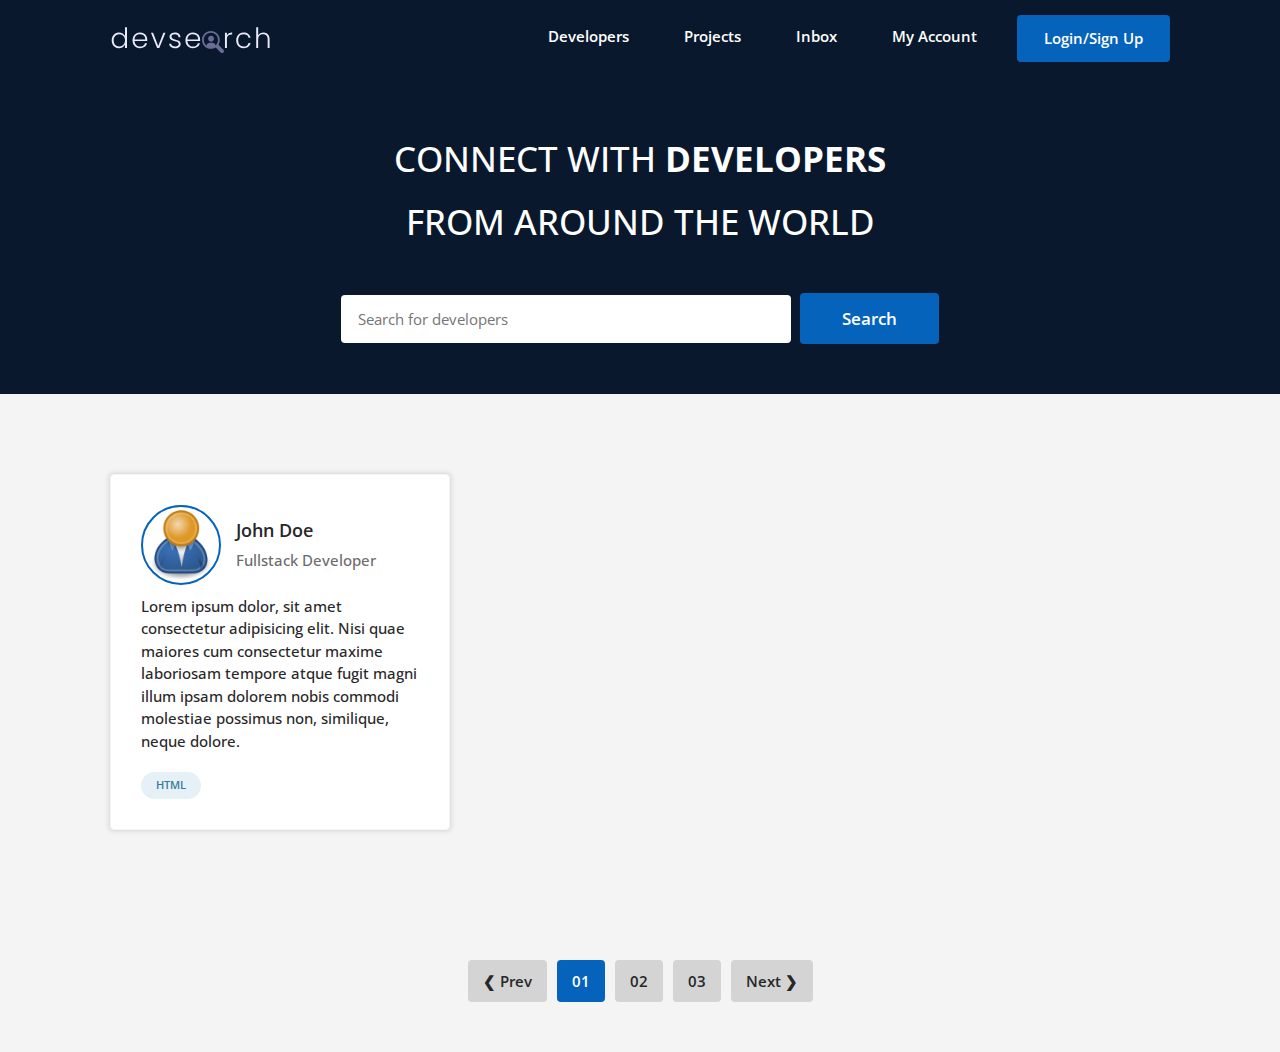
<file: index.html>
<!DOCTYPE html>
<html lang="en">

<head>
    <meta charset="UTF-8">
    <meta http-equiv="X-UA-Compatible" content="IE=edge">
    <meta name="viewport" content="width=device-width, initial-scale=1.0">
    <link rel="preconnect" href="https://fonts.googleapis.com">
    <link rel="preconnect" href="https://fonts.gstatic.com" crossorigin>
    <link href="https://fonts.googleapis.com/css2?family=Open+Sans:wght@400;500;600;700;800&display=swap"
        rel="stylesheet">
    <link rel="shortcut icon" href="./img/favicon.ico" type="image/x-icon">
    <link rel="stylesheet" href="./css/style.css">
    <title>DevSearch | Home</title>
</head>

<body>
    <nav class="navbar">
        <div class="main-wrapper">
            <div class="navbar__wrapper">
                <a href="./index.html" class="navbar__logo-wrapper">
                    <img src="./img/icons/logo.svg" alt="" class="navbar__logo">
                </a>
                <ul class="navbar__menu">
                    <li class="navbar__item">
                        <a href="./index.html" class="navbar__link">Developers</a>
                    </li>
                    <li class="navbar__item">
                        <a href="./projects.html" class="navbar__link">Projects</a>
                    </li>
                    <li class="navbar__item">
                        <a href="./inbox.html" class="navbar__link">Inbox</a>
                    </li>
                    <li class="navbar__item">
                        <a href="./account.html" class="navbar__link">My Account</a>
                    </li>
                    <li class="navbar__item">
                        <a href="./login.html" class="button button_primary">Login/Sign Up</a>
                    </li>
                </ul>
                <div class="navbar__button">
                    <div class="navbar__button-line navbar__button-line_1st"></div>
                    <div class="navbar__button-line navbar__button-line_2nd"></div>
                    <div class="navbar__button-line navbar__button-line_3rd"></div>
                </div>
            </div>
        </div>
    </nav>

    <header class="bg-secondary header">
        <div class="main-wrapper">
            <h1 class="text-xxlg text-center mb-xxlg">
                <span class="header__title">
                    CONNECT WITH
                    <span class="text-bold">DEVELOPERS</span>
                </span>
                <span class="header__title">
                    FROM AROUND THE WORLD
                </span>
            </h1>
            <form action="" method="POST" class="text-center">
                <input type="search" class="input header__input" placeholder="Search for developers">
                <button class="button button_lg button_primary header__button">Search</button>
            </form>
        </div>
    </header>

    <main>
        <section class="profiles">
            <div class="main-wrapper">
                <div class="profiles__wrapper">
                    <a href="./profile.html" class="text-dark card profile-card">
                        <article>
                            <div class="mb-sm profile-card__header">
                                <img src="./img/default_profile.png" alt="Profile Image" class="profile-card__image">
                                <div>
                                    <h3 class="text-lg mb-xxsm">John Doe</h3>
                                    <h4 class="text-sm text-light">Fullstack Developer</h4>
                                </div>
                            </div>
                            <p class="text-sm mb-lg">
                                Lorem ipsum dolor, sit amet consectetur adipisicing elit. Nisi quae maiores cum
                                consectetur
                                maxime laboriosam tempore atque fugit magni illum ipsam dolorem nobis commodi molestiae
                                possimus non, similique, neque dolore.
                            </p>
                            <div class="tags-wrapper tags-wrapper_sm">
                                <span href="" class="tag tag_sm tag_default">
                                    <small class="text-xxsm">HTML</small>
                                </span>
                            </div>
                        </article>
                    </a>
                </div>
            </div>
        </section>

        <div class="pagination">
            <ul class="pagination__list">
                <li>
                    <a href="#" class="text-dark bg-lighter pagination__button">&#10094; Prev</a>
                </li>
                <li>
                    <a href="#" class="text-white bg-primary pagination__button">01</a>
                </li>
                <li>
                    <a href="#" class="text-dark bg-lighter pagination__button">02</a>
                </li>
                <li>
                    <a href="#" class="text-dark bg-lighter pagination__button">03</a>
                </li>
                <li>
                    <a href="#" class="text-dark bg-lighter pagination__button">Next &#10095;</a>
                </li>
            </ul>
        </div>
    </main>

    <script src="./js/functions.js"></script>
    <script src="./js/script.js"></script>
</body>

</html>
</file>
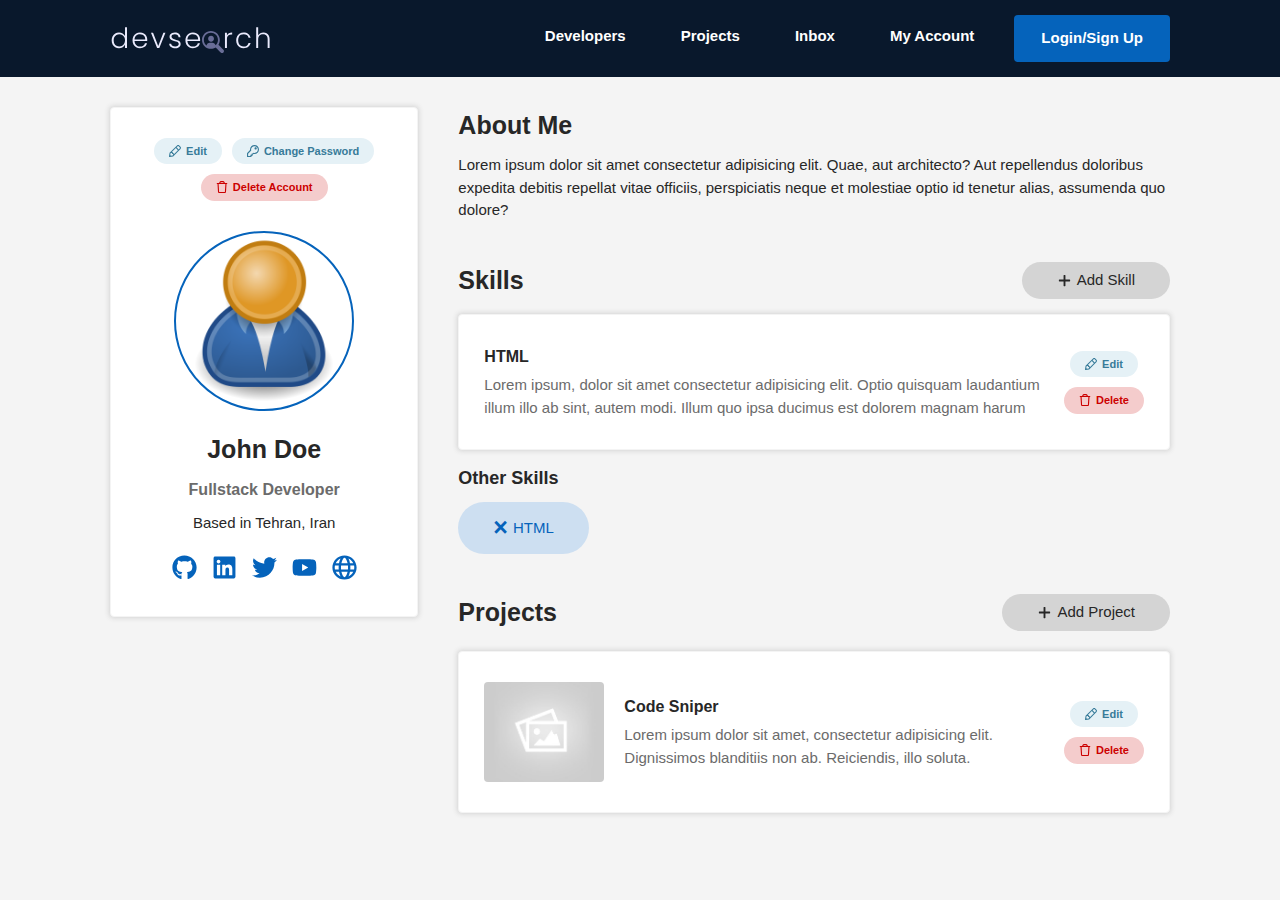
<file: account.html>
<!DOCTYPE html>
<html lang="en">

<head>
    <meta charset="UTF-8">
    <meta http-equiv="X-UA-Compatible" content="IE=edge">
    <meta name="viewport" content="width=device-width, initial-scale=1.0">
    <link rel="shortcut icon" href="./img/favicon.ico" type="image/x-icon">
    <link rel="stylesheet" href="./css/style.css">
    <title>Devsearch | Account</title>
</head>

<body>
    <nav class="navbar">
        <div class="main-wrapper">
            <div class="navbar__wrapper">
                <a href="./index.html" class="navbar__logo-wrapper">
                    <img src="./img/icons/logo.svg" alt="" class="navbar__logo">
                </a>
                <ul class="navbar__menu">
                    <li class="navbar__item">
                        <a href="./index.html" class="navbar__link">Developers</a>
                    </li>
                    <li class="navbar__item">
                        <a href="./projects.html" class="navbar__link">Projects</a>
                    </li>
                    <li class="navbar__item">
                        <a href="./inbox.html" class="navbar__link">Inbox</a>
                    </li>
                    <li class="navbar__item">
                        <a href="./account.html" class="navbar__link">My Account</a>
                    </li>
                    <li class="navbar__item">
                        <a href="./login.html" class="button button_primary">Login/Sign Up</a>
                    </li>
                </ul>
                <div class="navbar__button">
                    <div class="navbar__button-line navbar__button-line_1st"></div>
                    <div class="navbar__button-line navbar__button-line_2nd"></div>
                    <div class="navbar__button-line navbar__button-line_3rd"></div>
                </div>
            </div>
        </div>
    </nav>

    <main>
        <section>
            <div class="main-wrapper">
                <div class="account">
                    <div class="layout">
                        <div class="layout__column layout__column_1of3">
                            <article class="card profile-card2">
                                <div class="tags-wrapper tags-wrapper_lg mb-xlg account__tags-wrapper">
                                    <a href="" class="tag tag_sm tag_default">
                                        <img src="./img/icons/pencil.svg" class="tag__icon">
                                        <small class="text-xxsm">Edit</small>
                                    </a>
                                    <a href="" class="tag tag_sm tag_default">
                                        <img src="./img/icons/key.svg" class="tag__icon">
                                        <small class="text-xxsm">Change Password</small>
                                    </a>
                                    <a href="" class="tag tag_sm bg-danger-light">
                                        <img src="./img/icons/trash.svg" class="tag__icon">
                                        <small class="text-xxsm text-danger">Delete Account</small>
                                    </a>
                                </div>
                                <img src="./img/default_profile.png" alt="Profile Image" class="profile-card2__image">
                                <h2 class="text-xlg mb-sm">John Doe</h2>
                                <h3 class="text-md text-light mb-sm">Fullstack Developer</h3>
                                <h4 class="text-sm mb-lg">Based in Tehran, Iran</h4>
                                <ul class="profile-card2__socials">
                                    <li>
                                        <a href="" target="_blank">
                                            <img src="./img/icons/brands/github.svg">
                                        </a>
                                    </li>
                                    <li>
                                        <a href="" target="_blank">
                                            <img src="./img/icons/brands/linkedin.svg">
                                        </a>
                                    </li>
                                    <li>
                                        <a href="" target="_blank">
                                            <img src="./img/icons/brands/twitter.svg">
                                        </a>
                                    </li>
                                    <li>
                                        <a href="" target="_blank">
                                            <img src="./img/icons/brands/youtube.svg">
                                        </a>
                                    </li>
                                    <li>
                                        <a href="" target="_blank">
                                            <img src="./img/icons/globe.svg">
                                        </a>
                                    </li>
                                </ul>
                            </article>
                        </div>
                        <div class="layout__column layout__column_2of3">
                            <div class="mb-xxlg">
                                <div class="mb-xxsm profile__dev-title">
                                    <h3 class="text-xlg mb-xxsm">About Me</h3>
                                </div>
                                <p class="text-sm">
                                    Lorem ipsum dolor sit amet consectetur adipisicing elit. Quae, aut architecto? Aut
                                    repellendus doloribus expedita debitis repellat vitae officiis, perspiciatis neque
                                    et
                                    molestiae optio id tenetur alias, assumenda quo dolore?
                                </p>
                            </div>
                            <div class="mb-xxlg">
                                <div class="mb-md profile__dev-title">
                                    <h3 class="text-xlg">Skills</h3>
                                    <a href="" class="tag tag_lg bg-lighter">
                                        <img src="./img/icons/plus.svg" class="tag__icon">
                                        <small class="text-sm text-dark">Add Skill</small>
                                    </a>
                                </div>
                                <div class="card settings-wrapper mb-md">
                                    <article class="bg-white skill-card">
                                        <div class="skill-card__info">
                                            <h3 class="text-md mb-xxsm">HTML</h3>
                                            <p class="text-sm text-light">
                                                Lorem ipsum, dolor sit amet consectetur adipisicing elit. Optio quisquam
                                                laudantium illum illo ab sint, autem modi. Illum quo ipsa ducimus est
                                                dolorem magnam harum
                                            </p>
                                        </div>
                                        <div class="skill-card__actions">
                                            <a href="" class="tag tag_sm tag_default">
                                                <img src="./img/icons/pencil.svg" class="tag__icon">
                                                <small class="text-xxsm">Edit</small>
                                            </a>
                                            <a href="" class="tag tag_sm bg-danger-light">
                                                <img src="./img/icons/trash.svg" class="tag__icon">
                                                <small class="text-xxsm text-danger">Delete</small>
                                            </a>
                                        </div>
                                    </article>
                                </div>
                                <div class="profile__dev-info">
                                    <h2 class="text-lg mb-sm profile__dev-title">Other Skills</h2>
                                    <div class="tags-wrapper tags-wrapper_lg">
                                        <span class="tag tag_lg bg-primary-light">
                                            <a href="#" class="text-xlg text-primary tag__icon">&#215;</a>
                                            <small class="text-sm text-primary">HTML</small>
                                        </span>
                                    </div>
                                </div>
                            </div>
                            <div>
                                <div class="mb-lg profile__dev-title">
                                    <h3 class="text-xlg">Projects</h3>
                                    <a href="" class="tag tag_lg bg-lighter">
                                        <img src="./img/icons/plus.svg" class="tag__icon">
                                        <small class="text-sm text-dark">Add Project</small>
                                    </a>
                                </div>
                                <div class="card settings-wrapper">
                                    <article class="project-card2">
                                        <a href="./profile.html">
                                            <img src="./img/default_project.jpg" alt="Project Image"
                                                class="project-card2__image">
                                        </a>
                                        <div class="project-card2__body">
                                            <div class="project-card2__details">
                                                <h3 class="text-md mb-xxsm">Code Sniper</h3>
                                                <p class="text-sm text-light">Lorem ipsum dolor sit amet,
                                                    consectetur adipisicing elit. Dignissimos blanditiis non ab.
                                                    Reiciendis,
                                                    illo soluta.</p>
                                            </div>
                                            <div class="project-card2__actions">
                                                <a href="" class="tag tag_sm tag_default">
                                                    <img src="./img/icons/pencil.svg" class="tag__icon">
                                                    <small class="text-xxsm">Edit</small>
                                                </a>
                                                <a href="" class="tag tag_sm bg-danger-light">
                                                    <img src="./img/icons/trash.svg" class="tag__icon">
                                                    <small class="text-xxsm text-danger">Delete</small>
                                                </a>
                                            </div>
                                        </div>
                                    </article>
                                </div>
                            </div>
                        </div>
                    </div>
                </div>
            </div>
        </section>
    </main>

    <script src="./js/functions.js"></script>
    <script src="./js/script.js"></script>
</body>

</html>
</file>
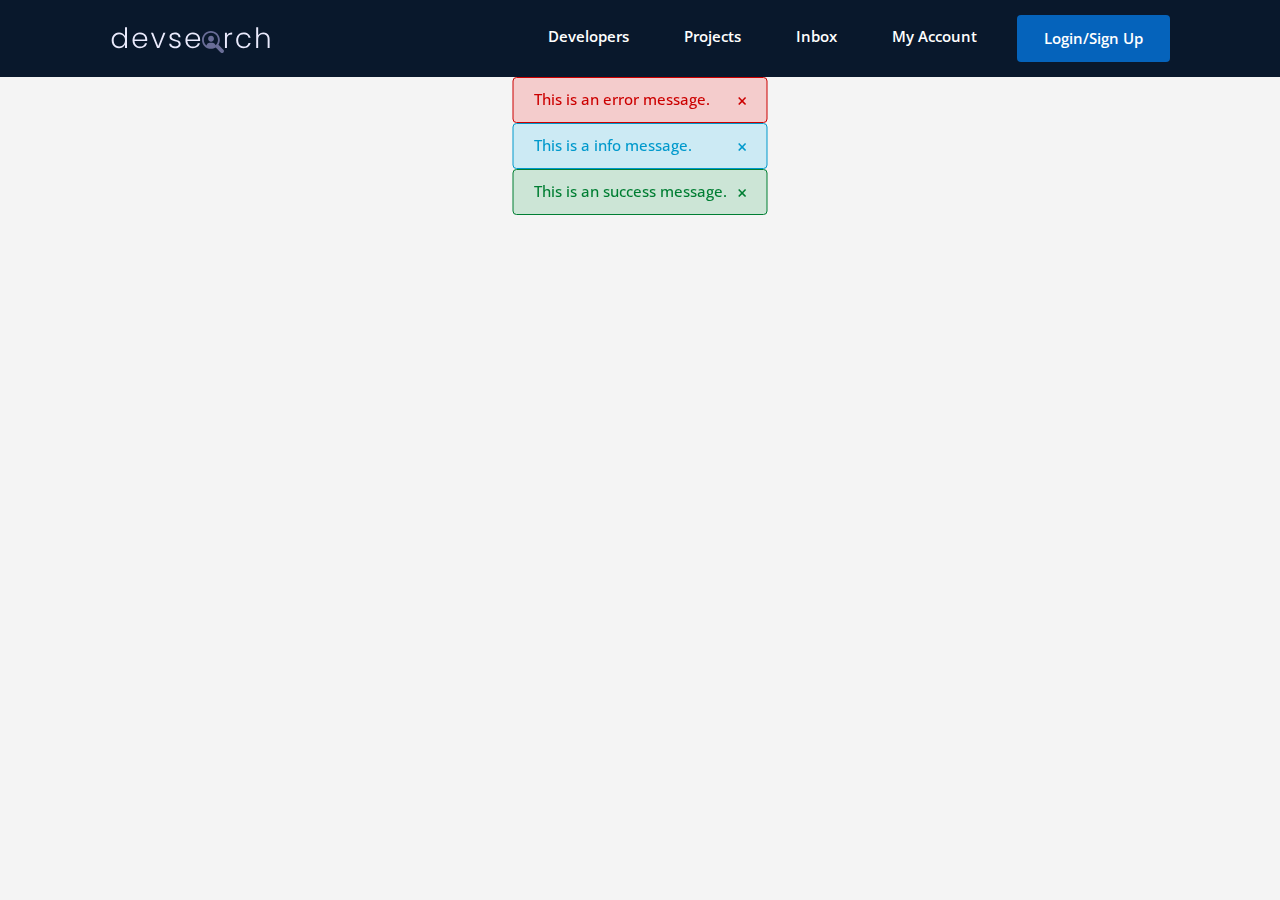
<file: alerts.html>
<!DOCTYPE html>
<html lang="en">

<head>
    <meta charset="UTF-8">
    <meta http-equiv="X-UA-Compatible" content="IE=edge">
    <meta name="viewport" content="width=device-width, initial-scale=1.0">
    <link rel="preconnect" href="https://fonts.googleapis.com">
    <link rel="preconnect" href="https://fonts.gstatic.com" crossorigin>
    <link href="https://fonts.googleapis.com/css2?family=Open+Sans:wght@400;500;600;700;800&display=swap"
        rel="stylesheet">
    <link rel="shortcut icon" href="./img/favicon.ico" type="image/x-icon">
    <link rel="stylesheet" href="./css/style.css">
    <title>DevSearch | Alerts</title>
</head>

<body>
    <nav class="navbar">
        <div class="main-wrapper">
            <div class="navbar__wrapper">
                <a href="./index.html" class="navbar__logo-wrapper">
                    <img src="./img/icons/logo.svg" alt="" class="navbar__logo">
                </a>
                <ul class="navbar__menu">
                    <li class="navbar__item">
                        <a href="./index.html" class="navbar__link">Developers</a>
                    </li>
                    <li class="navbar__item">
                        <a href="./projects.html" class="navbar__link">Projects</a>
                    </li>
                    <li class="navbar__item">
                        <a href="./inbox.html" class="navbar__link">Inbox</a>
                    </li>
                    <li class="navbar__item">
                        <a href="./account.html" class="navbar__link">My Account</a>
                    </li>
                    <li class="navbar__item">
                        <a href="./login.html" class="button button_primary">Login/Sign Up</a>
                    </li>
                </ul>
                <div class="navbar__button">
                    <div class="navbar__button-line navbar__button-line_1st"></div>
                    <div class="navbar__button-line navbar__button-line_2nd"></div>
                    <div class="navbar__button-line navbar__button-line_3rd"></div>
                </div>
            </div>
        </div>
    </nav>

    <div class="alerts-wrapper">
        <div class="alert alert_error">
            <p class="text-sm alert__text alert__text_error">This is an error message.</p>
            <button class="text-lg alert__button alert__button_error">&#215;</button>
        </div>
        <div class="alert alert_info">
            <p class="text-sm alert__text alert__text_info">This is a info message.</p>
            <button class="text-lg alert__button alert__button_info">&#215;</button>
        </div>
        <div class="alert alert_success">
            <p class="text-sm alert__text alert__text_success">This is an success message.</p>
            <button class="text-lg alert__button alert__button_success">&#215;</button>
        </div>
    </div>

    <script src="./js/functions.js"></script>
    <script src="./js/script.js"></script>
</body>

</html>
</file>
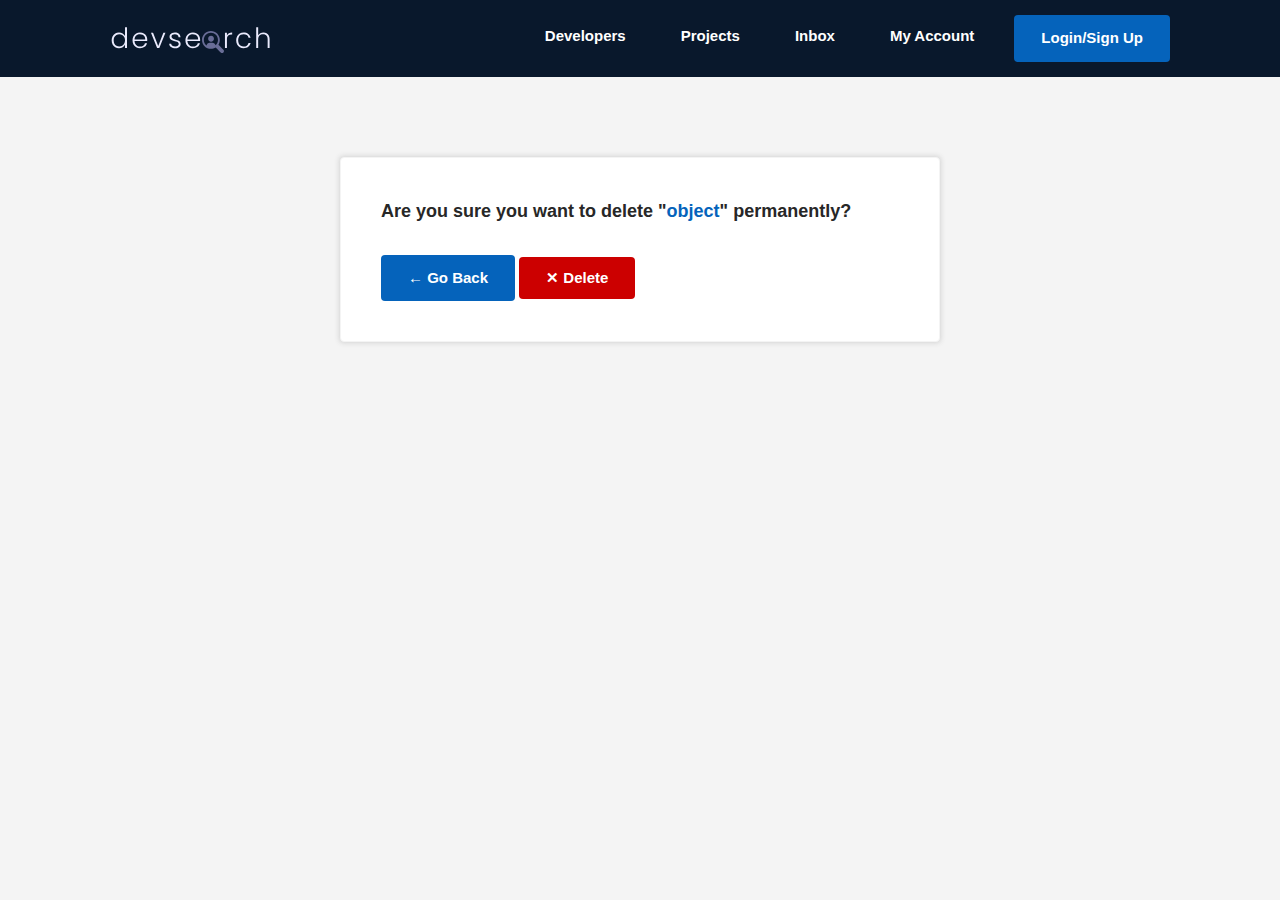
<file: delete.html>
<!DOCTYPE html>
<html lang="en">

<head>
    <meta charset="UTF-8">
    <meta http-equiv="X-UA-Compatible" content="IE=edge">
    <meta name="viewport" content="width=device-width, initial-scale=1.0">
    <link rel="shortcut icon" href="./img/favicon.ico" type="image/x-icon">
    <link rel="stylesheet" href="./css/style.css">
    <title>DevSearch | Delete</title>
</head>

<body>
    <nav class="navbar">
        <div class="main-wrapper">
            <div class="navbar__wrapper">
                <a href="./index.html" class="navbar__logo-wrapper">
                    <img src="./img/icons/logo.svg" alt="" class="navbar__logo">
                </a>
                <ul class="navbar__menu">
                    <li class="navbar__item">
                        <a href="./index.html" class="navbar__link">Developers</a>
                    </li>
                    <li class="navbar__item">
                        <a href="./projects.html" class="navbar__link">Projects</a>
                    </li>
                    <li class="navbar__item">
                        <a href="./inbox.html" class="navbar__link">Inbox</a>
                    </li>
                    <li class="navbar__item">
                        <a href="./account.html" class="navbar__link">My Account</a>
                    </li>
                    <li class="navbar__item">
                        <a href="./login.html" class="button button_primary">Login/Sign Up</a>
                    </li>
                </ul>
                <div class="navbar__button">
                    <div class="navbar__button-line navbar__button-line_1st"></div>
                    <div class="navbar__button-line navbar__button-line_2nd"></div>
                    <div class="navbar__button-line navbar__button-line_3rd"></div>
                </div>
            </div>
        </div>
    </nav>

    <main>
        <section class="profiles">
            <div class="main-wrapper">
                <article class="card form-card">
                    <form action="" method="POST" class="form">
                        <p class="text-lg mb-xlg">Are you sure you want to delete "<span
                                class="text-primary">object</span>" permanently?</p>
                        <a href="" class="button button_primary">&#8592; Go Back</a>
                        <button class="button button_danger">&#10005; Delete</button>
                    </form>
                </article>
            </div>
        </section>
    </main>

    <script src="./js/functions.js"></script>
    <script src="./js/script.js"></script>
</body>

</html>
</file>
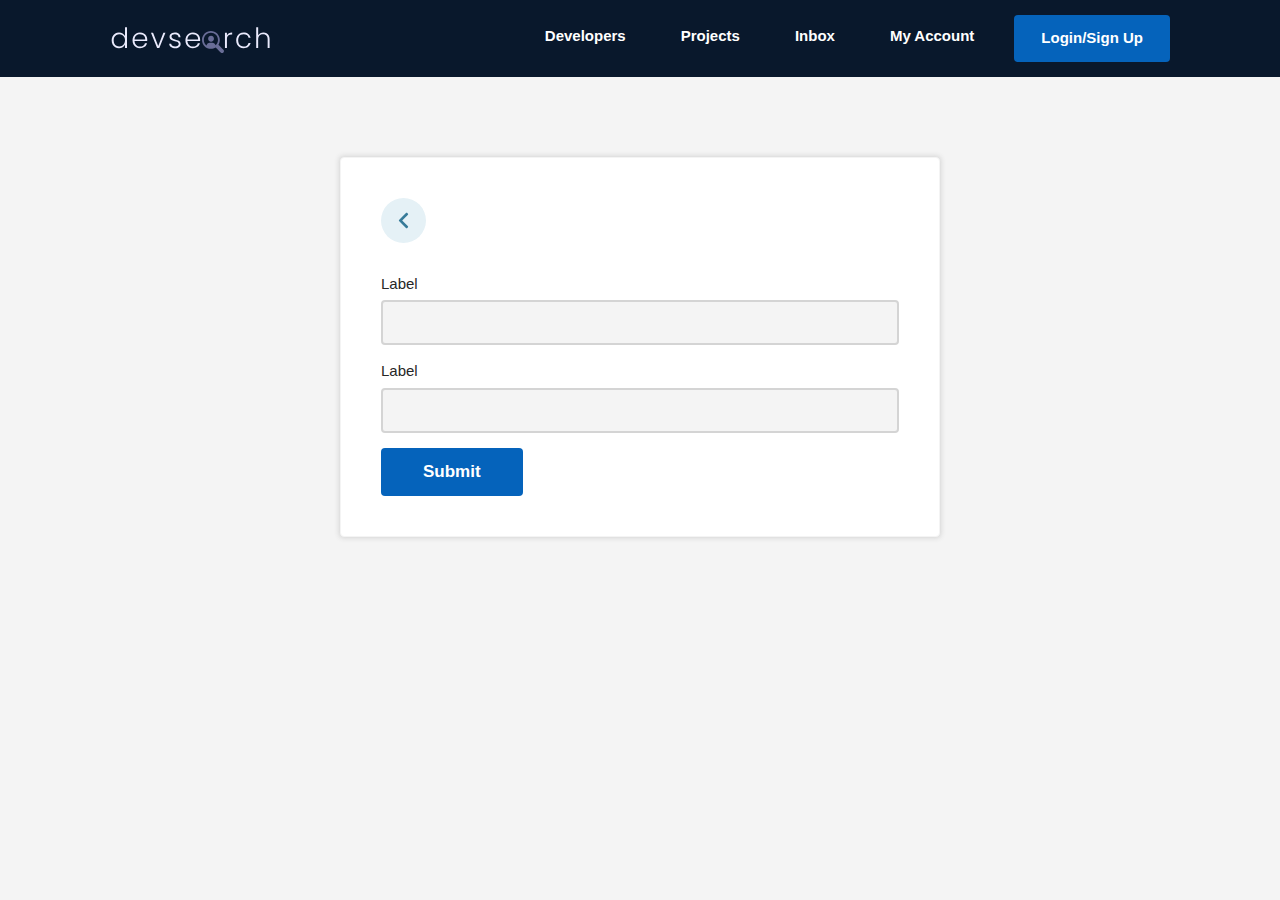
<file: form-template.html>
<!DOCTYPE html>
<html lang="en">

<head>
    <meta charset="UTF-8">
    <meta http-equiv="X-UA-Compatible" content="IE=edge">
    <meta name="viewport" content="width=device-width, initial-scale=1.0">
    <link rel="shortcut icon" href="./img/favicon.ico" type="image/x-icon">
    <link rel="stylesheet" href="./css/style.css">
    <title>DevSearch | Form Template</title>
</head>

<body>
    <nav class="navbar">
        <div class="main-wrapper">
            <div class="navbar__wrapper">
                <a href="./index.html" class="navbar__logo-wrapper">
                    <img src="./img/icons/logo.svg" alt="" class="navbar__logo">
                </a>
                <ul class="navbar__menu">
                    <li class="navbar__item">
                        <a href="./index.html" class="navbar__link">Developers</a>
                    </li>
                    <li class="navbar__item">
                        <a href="./projects.html" class="navbar__link">Projects</a>
                    </li>
                    <li class="navbar__item">
                        <a href="./inbox.html" class="navbar__link">Inbox</a>
                    </li>
                    <li class="navbar__item">
                        <a href="./account.html" class="navbar__link">My Account</a>
                    </li>
                    <li class="navbar__item">
                        <a href="./login.html" class="button button_primary">Login/Sign Up</a>
                    </li>
                </ul>
                <div class="navbar__button">
                    <div class="navbar__button-line navbar__button-line_1st"></div>
                    <div class="navbar__button-line navbar__button-line_2nd"></div>
                    <div class="navbar__button-line navbar__button-line_3rd"></div>
                </div>
            </div>
        </div>
    </nav>

    <main>
        <section>
            <div class="main-wrapper">
                <article class="card form-card">
                    <a href="" class="mb-xlg tag tag_circle tag_default">
                        <img src="./img/icons/angle-left.svg">
                    </a>
                    <form action="" method="POST" class="form">
                        <div class="mb-md form__group">
                            <label class="mb-xxsm form__label">Label</label>
                            <input type="text" name="" class="bg-tertiary input form__input">
                        </div>
                        <div class="mb-md form__group">
                            <label class="mb-xxsm form__label">Label</label>
                            <input type="text" name="" class="bg-tertiary input form__input">
                        </div>
                        <button type="submit" class="button button_lg button_primary">Submit</button>
                    </form>
                </article>
            </div>
        </section>
    </main>

    <script src="./js/functions.js"></script>
    <script src="./js/script.js"></script>
</body>

</html>
</file>
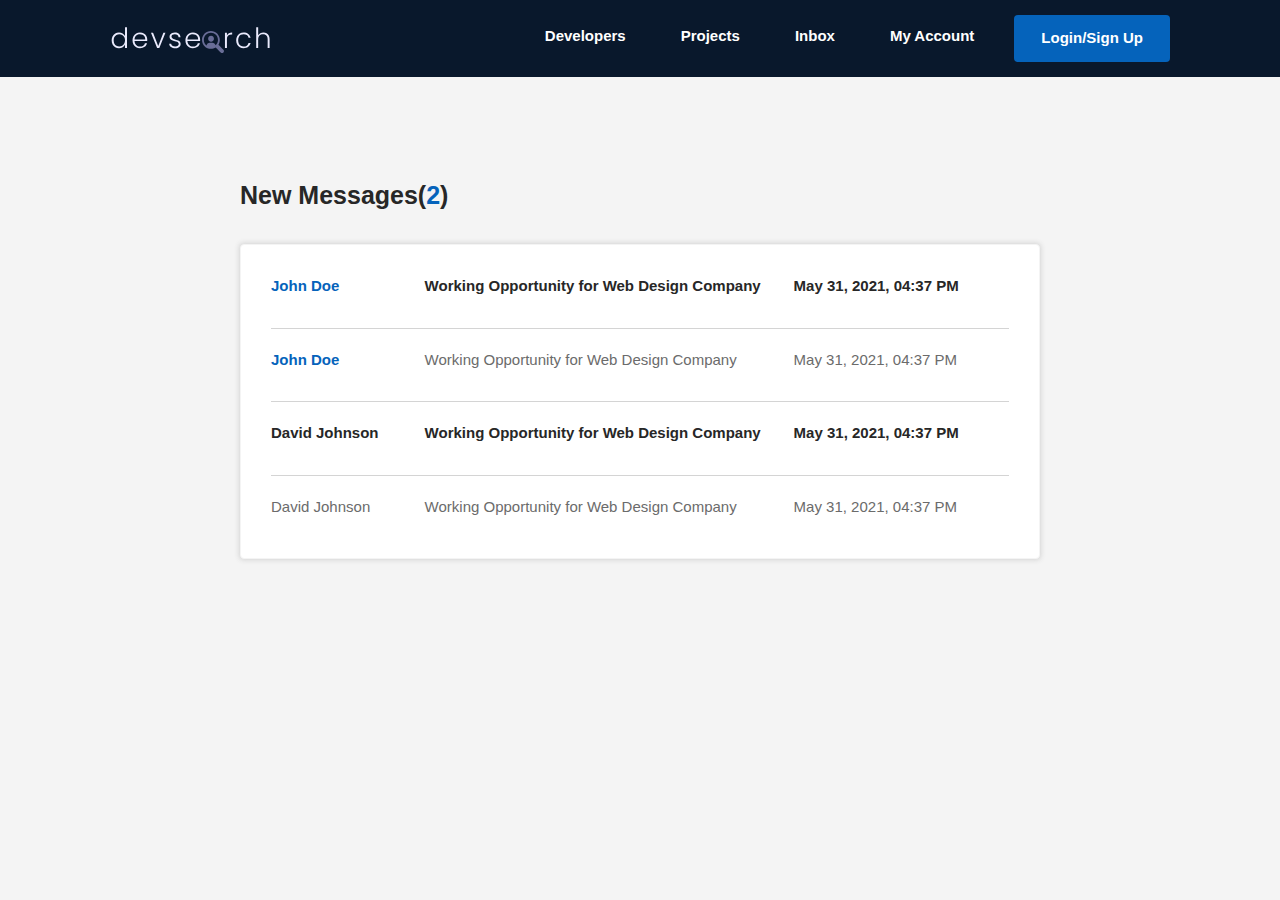
<file: inbox.html>
<!DOCTYPE html>
<html lang="en">

<head>
    <meta charset="UTF-8">
    <meta http-equiv="X-UA-Compatible" content="IE=edge">
    <meta name="viewport" content="width=device-width, initial-scale=1.0">
    <link rel="shortcut icon" href="./img/favicon.ico" type="image/x-icon">
    <link rel="stylesheet" href="./css/style.css">
    <title>DevSearch | Inbox</title>
</head>

<body>
    <nav class="navbar">
        <div class="main-wrapper">
            <div class="navbar__wrapper">
                <a href="./index.html" class="navbar__logo-wrapper">
                    <img src="./img/icons/logo.svg" alt="" class="navbar__logo">
                </a>
                <ul class="navbar__menu">
                    <li class="navbar__item">
                        <a href="./index.html" class="navbar__link">Developers</a>
                    </li>
                    <li class="navbar__item">
                        <a href="./projects.html" class="navbar__link">Projects</a>
                    </li>
                    <li class="navbar__item">
                        <a href="./inbox.html" class="navbar__link">Inbox</a>
                    </li>
                    <li class="navbar__item">
                        <a href="./account.html" class="navbar__link">My Account</a>
                    </li>
                    <li class="navbar__item">
                        <a href="./login.html" class="button button_primary">Login/Sign Up</a>
                    </li>
                </ul>
                <div class="navbar__button">
                    <div class="navbar__button-line navbar__button-line_1st"></div>
                    <div class="navbar__button-line navbar__button-line_2nd"></div>
                    <div class="navbar__button-line navbar__button-line_3rd"></div>
                </div>
            </div>
        </div>
    </nav>

    <main>
        <section>
            <div class="main-wrapper">
                <div class="inbox">
                    <h1 class="text-xlg mb-xlg">New Messages(<span class="text-primary">2</span>)</h1>
                    <div class="card inbox__messages">
                        <div class="inbox__message">
                            <a href="" class="text-sm text-bold text-primary mb-xxsm inbox__author">John Doe</a>
                            <p class="text-sm text-bold mb-sm inbox__subject">Working Opportunity for Web Design Company
                            </p>
                            <p class="text-sm text-bold inbox__date">
                                May 31, 2021, 04:37 PM
                            </p>
                        </div>
                        <div class="inbox__message">
                            <a href="" class="text-sm text-bold text-primary mb-xxsm inbox__author">John Doe</a>
                            <p class="text-sm text-light mb-sm inbox__subject">Working Opportunity for Web Design
                                Company</p>
                            <p class="text-sm text-light inbox__date">
                                May 31, 2021, 04:37 PM
                            </p>
                        </div>
                        <div class="inbox__message">
                            <p href="" class="text-sm text-bold mb-xxsm inbox__author">David Johnson</p>
                            <p class="text-sm text-bold mb-sm inbox__subject">Working Opportunity for Web Design Company
                            </p>
                            <p class="text-sm text-bold inbox__date">
                                May 31, 2021, 04:37 PM
                            </p>
                        </div>
                        <div class=" inbox__message">
                            <p href="" class="text-sm text-light mb-xxsm inbox__author">David Johnson</p>
                            <p class="text-sm text-light mb-sm inbox__subject">Working Opportunity for Web Design
                                Company</p>
                            <p class="text-sm text-light inbox__date">
                                May 31, 2021, 04:37 PM
                            </p>
                        </div>
                    </div>
                </div>
            </div>
        </section>
    </main>

    <script src="./js/functions.js"></script>
    <script src="./js/script.js"></script>
</body>

</html>
</file>
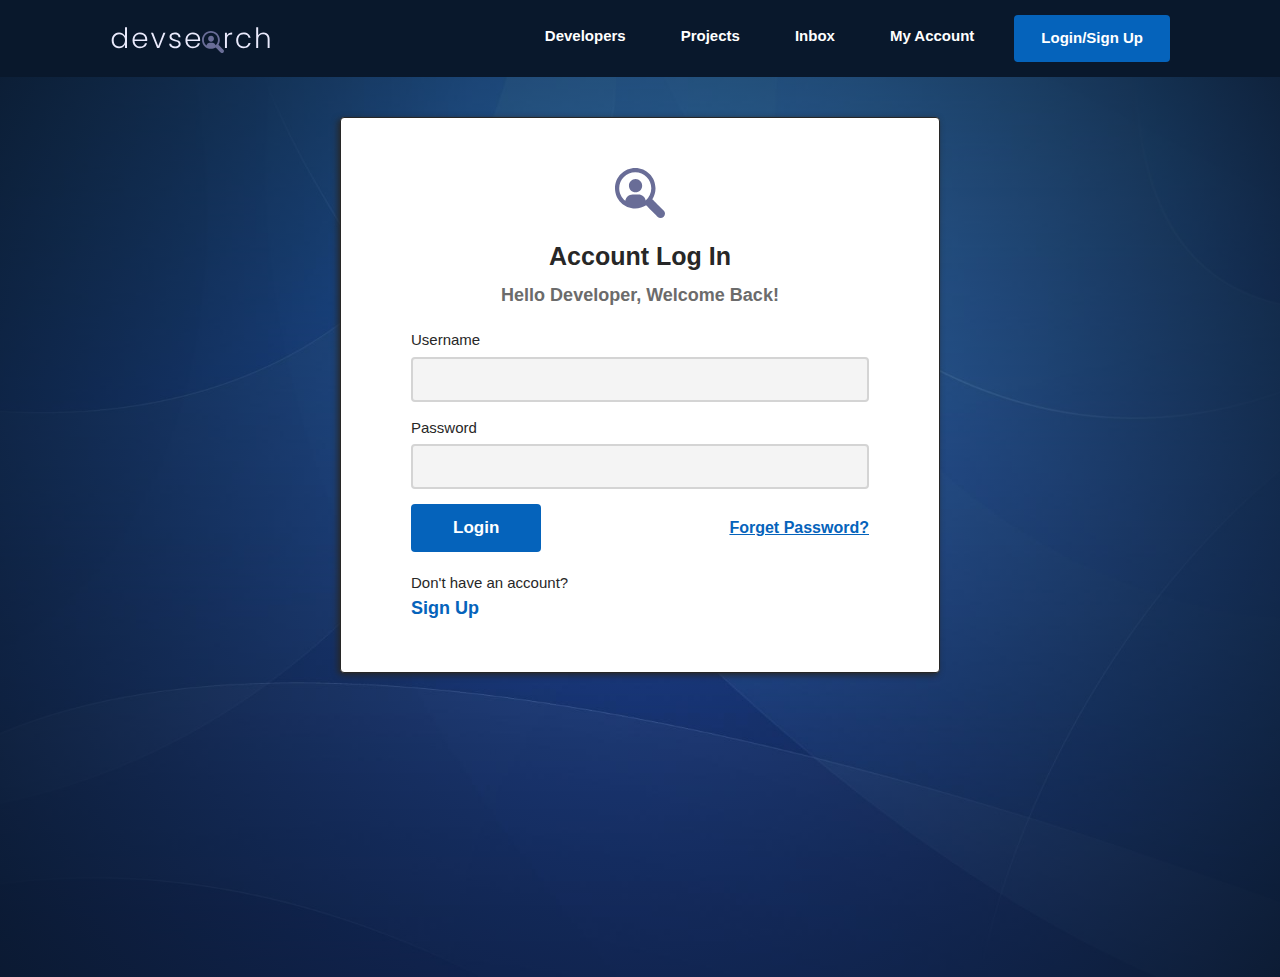
<file: login.html>
<!DOCTYPE html>
<html lang="en">

<head>
    <meta charset="UTF-8">
    <meta http-equiv="X-UA-Compatible" content="IE=edge">
    <meta name="viewport" content="width=device-width, initial-scale=1.0">
    <link rel="shortcut icon" href="./img/favicon.ico" type="image/x-icon">
    <link rel="stylesheet" href="./css/style.css">
    <title>DevSearch | Login</title>
</head>

<body>
    <nav class="navbar">
        <div class="main-wrapper">
            <div class="navbar__wrapper">
                <a href="./index.html" class="navbar__logo-wrapper">
                    <img src="./img/icons/logo.svg" alt="" class="navbar__logo">
                </a>
                <ul class="navbar__menu">
                    <li class="navbar__item">
                        <a href="./index.html" class="navbar__link">Developers</a>
                    </li>
                    <li class="navbar__item">
                        <a href="./projects.html" class="navbar__link">Projects</a>
                    </li>
                    <li class="navbar__item">
                        <a href="./inbox.html" class="navbar__link">Inbox</a>
                    </li>
                    <li class="navbar__item">
                        <a href="./account.html" class="navbar__link">My Account</a>
                    </li>
                    <li class="navbar__item">
                        <a href="./login.html" class="button button_primary">Login/Sign Up</a>
                    </li>
                </ul>
                <div class="navbar__button">
                    <div class="navbar__button-line navbar__button-line_1st"></div>
                    <div class="navbar__button-line navbar__button-line_2nd"></div>
                    <div class="navbar__button-line navbar__button-line_3rd"></div>
                </div>
            </div>
        </div>
    </nav>

    <main class="auth">
        <div class="main-wrapper">
            <div class="auth__auth-card-wrapper">
                <div class="card auth-card">
                    <div class="mb-lg auth-card__icon-wrapper">
                        <img src="./img/icons/search.svg" alt="Icon" class="auth-card__icon">
                    </div>
                    <h2 class="text-xlg text-center mb-xsm">Account Log In</h2>
                    <p class="text-lg text-light text-center mb-lg">Hello Developer, Welcome Back!</p>
                    <form action="" method="POST" class="form">
                        <div class="mb-md form__group">
                            <label class="mb-xxsm form__label">Username</label>
                            <input type="text" name="username" class="bg-tertiary input form__input" required>
                        </div>
                        <div class="mb-md form__group">
                            <label class="mb-xxsm form__label">Password</label>
                            <input type="password" name="password" class="bg-tertiary input form__input" required>
                        </div>
                        <div class="mb-lg form__actions">
                            <button type="submit" class="button button_lg button_primary">Login</button>
                            <a href="" class="text-md text-underline text-primary">Forget Password?</a>
                        </div>
                        <div>
                            <p class="text-sm">Don't have an account?</p>
                            <a href="./register.html" class="text-lg text-primary">Sign Up</a>
                        </div>
                    </form>
                </div>
            </div>
        </div>
    </main>

    <script src="./js/functions.js"></script>
    <script src="./js/script.js"></script>
</body>

</html>
</file>
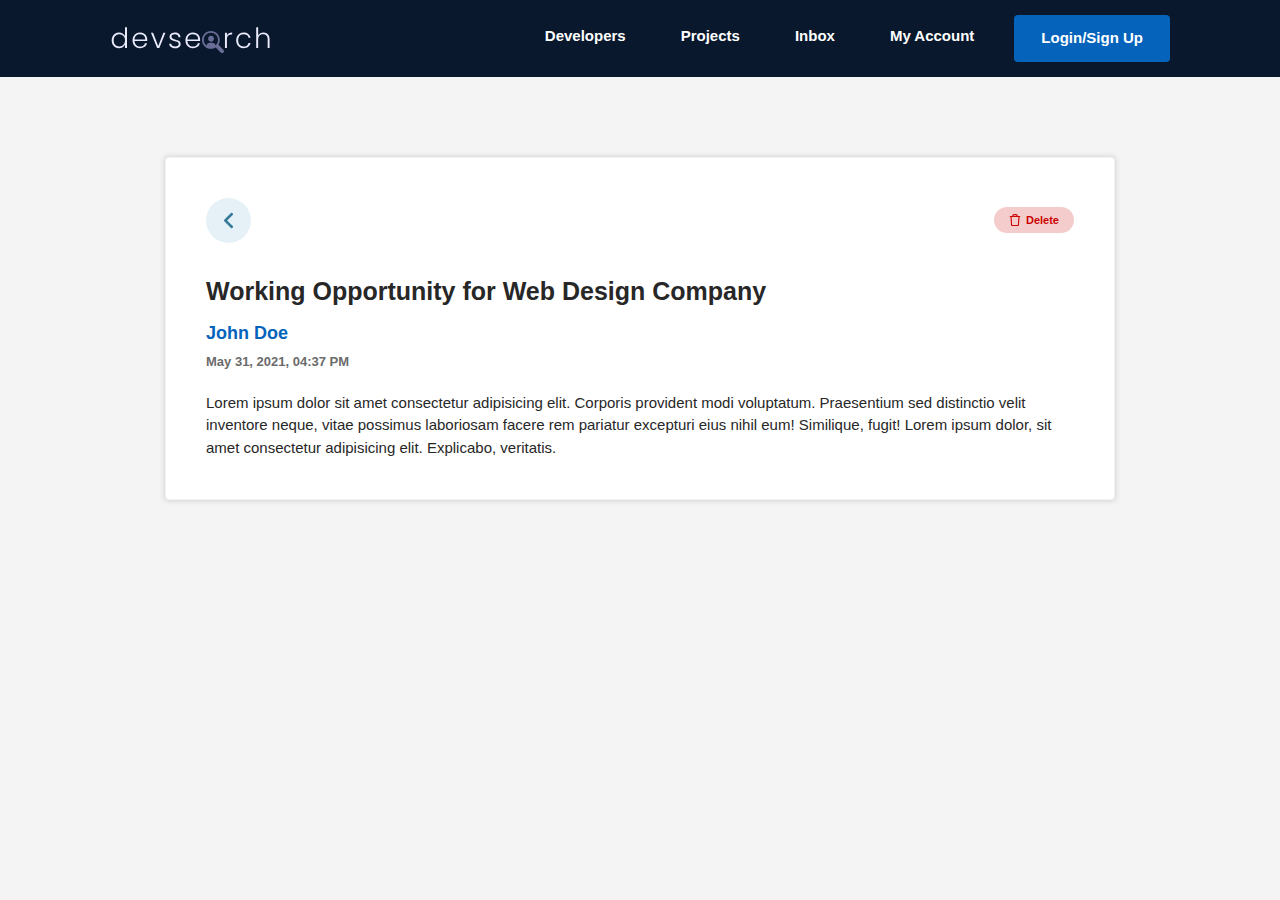
<file: message.html>
<!DOCTYPE html>
<html lang="en">

<head>
    <meta charset="UTF-8">
    <meta http-equiv="X-UA-Compatible" content="IE=edge">
    <meta name="viewport" content="width=device-width, initial-scale=1.0">
    <link rel="shortcut icon" href="./img/favicon.ico" type="image/x-icon">
    <link rel="stylesheet" href="./css/style.css">
    <title>DevSearch | Message</title>
</head>

<body>
    <nav class="navbar">
        <div class="main-wrapper">
            <div class="navbar__wrapper">
                <a href="./index.html" class="navbar__logo-wrapper">
                    <img src="./img/icons/logo.svg" alt="" class="navbar__logo">
                </a>
                <ul class="navbar__menu">
                    <li class="navbar__item">
                        <a href="./index.html" class="navbar__link">Developers</a>
                    </li>
                    <li class="navbar__item">
                        <a href="./projects.html" class="navbar__link">Projects</a>
                    </li>
                    <li class="navbar__item">
                        <a href="./inbox.html" class="navbar__link">Inbox</a>
                    </li>
                    <li class="navbar__item">
                        <a href="./account.html" class="navbar__link">My Account</a>
                    </li>
                    <li class="navbar__item">
                        <a href="./login.html" class="button button_primary">Login/Sign Up</a>
                    </li>
                </ul>
                <div class="navbar__button">
                    <div class="navbar__button-line navbar__button-line_1st"></div>
                    <div class="navbar__button-line navbar__button-line_2nd"></div>
                    <div class="navbar__button-line navbar__button-line_3rd"></div>
                </div>
            </div>
        </div>
    </nav>

    <main>
        <section>
            <div class="main-wrapper">
                <article class="card message-card">
                    <div class="mb-xlg message-card__actions">
                        <a href="" class="tag tag_circle tag_default">
                            <img src="./img/icons/angle-left.svg">
                        </a>
                        <a href="" class="tag tag_sm bg-danger-light">
                            <img src="./img/icons/trash.svg" class="tag__icon">
                            <small class="text-xxsm text-danger">Delete</small>
                        </a>
                    </div>
                    <h2 class="text-xlg mb-sm">Working Opportunity for Web Design Company</h2>
                    <a href="" class="text-lg text-primary mb-xxsm">John Doe</a>
                    <p class="text-xsm text-light mb-lg">May 31, 2021, 04:37 PM</p>
                    <p class="text-sm">
                        Lorem ipsum dolor sit amet consectetur adipisicing elit. Corporis provident modi voluptatum.
                        Praesentium sed distinctio velit inventore neque, vitae possimus laboriosam facere rem pariatur
                        excepturi eius nihil eum! Similique, fugit!
                        Lorem ipsum dolor, sit amet consectetur adipisicing elit. Explicabo, veritatis.
                    </p>
                </article>
            </div>
        </section>
    </main>

    <script src="./js/functions.js"></script>
    <script src="./js/script.js"></script>
</body>

</html>
</file>
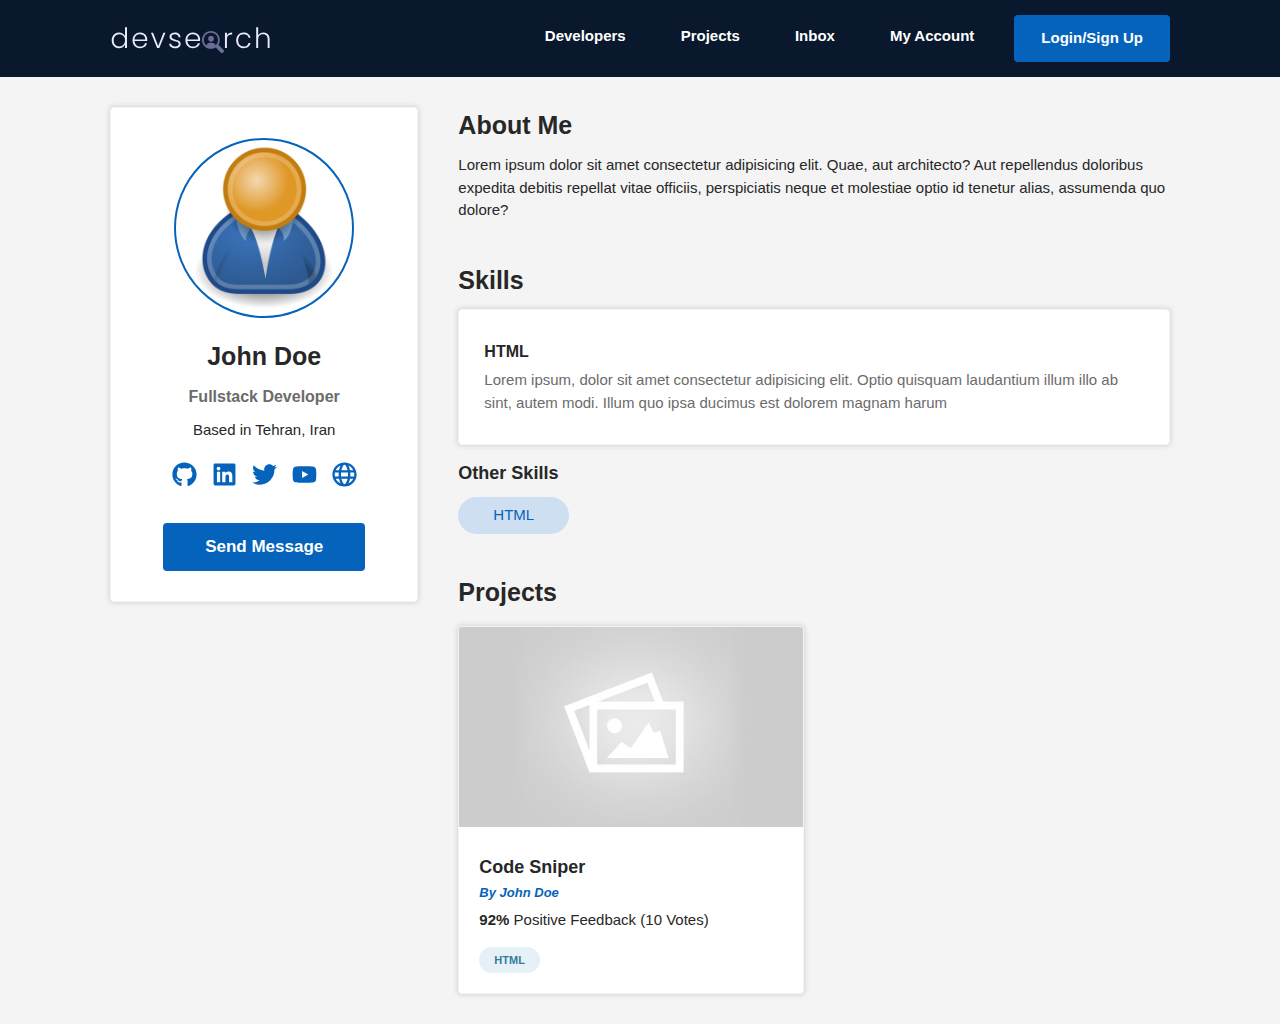
<file: profile.html>
<!DOCTYPE html>
<html lang="en">

<head>
    <meta charset="UTF-8">
    <meta http-equiv="X-UA-Compatible" content="IE=edge">
    <meta name="viewport" content="width=device-width, initial-scale=1.0">
    <link rel="shortcut icon" href="./img/favicon.ico" type="image/x-icon">
    <link rel="stylesheet" href="./css/style.css">
    <title>DevSearch | Profile</title>
</head>

<body>
    <nav class="navbar">
        <div class="main-wrapper">
            <div class="navbar__wrapper">
                <a href="./index.html" class="navbar__logo-wrapper">
                    <img src="./img/icons/logo.svg" alt="" class="navbar__logo">
                </a>
                <ul class="navbar__menu">
                    <li class="navbar__item">
                        <a href="./index.html" class="navbar__link">Developers</a>
                    </li>
                    <li class="navbar__item">
                        <a href="./projects.html" class="navbar__link">Projects</a>
                    </li>
                    <li class="navbar__item">
                        <a href="./inbox.html" class="navbar__link">Inbox</a>
                    </li>
                    <li class="navbar__item">
                        <a href="./account.html" class="navbar__link">My Account</a>
                    </li>
                    <li class="navbar__item">
                        <a href="./login.html" class="button button_primary">Login/Sign Up</a>
                    </li>
                </ul>
                <div class="navbar__button">
                    <div class="navbar__button-line navbar__button-line_1st"></div>
                    <div class="navbar__button-line navbar__button-line_2nd"></div>
                    <div class="navbar__button-line navbar__button-line_3rd"></div>
                </div>
            </div>
        </div>
    </nav>

    <main>
        <section>
            <div class="main-wrapper">
                <div class="profile">
                    <div class="layout">
                        <div class="layout__column layout__column_1of3">
                            <article class="card profile-card2">
                                <img src="./img/default_profile.png" alt="Profile Image" class="profile-card2__image">
                                <h2 class="text-xlg mb-sm">John Doe</h2>
                                <h3 class="text-md text-light mb-sm">Fullstack Developer</h3>
                                <h4 class="text-sm mb-lg">Based in Tehran, Iran</h4>
                                <ul class="mb-xlg profile-card2__socials">
                                    <li>
                                        <a href="" target="_blank">
                                            <img src="./img/icons/brands/github.svg">
                                        </a>
                                    </li>
                                    <li>
                                        <a href="" target="_blank">
                                            <img src="./img/icons/brands/linkedin.svg">
                                        </a>
                                    </li>
                                    <li>
                                        <a href="" target="_blank">
                                            <img src="./img/icons/brands/twitter.svg">
                                        </a>
                                    </li>
                                    <li>
                                        <a href="" target="_blank">
                                            <img src="./img/icons/brands/youtube.svg">
                                        </a>
                                    </li>
                                    <li>
                                        <a href="" target="_blank">
                                            <img src="./img/icons/globe.svg">
                                        </a>
                                    </li>
                                </ul>
                                <button class="button button_lg button_primary">Send Message</button>
                            </article>
                        </div>
                        <div class="layout__column layout__column_2of3">
                            <div class="mb-xxlg">
                                <div class="mb-xxsm profile__dev-title">
                                    <h3 class="text-xlg mb-xxsm">About Me</h3>
                                </div>
                                <p class="text-sm">
                                    Lorem ipsum dolor sit amet consectetur adipisicing elit. Quae, aut architecto? Aut
                                    repellendus doloribus expedita debitis repellat vitae officiis, perspiciatis neque
                                    et
                                    molestiae optio id tenetur alias, assumenda quo dolore?
                                </p>
                            </div>
                            <div class="mb-xxlg">
                                <div class="mb-sm profile__dev-title">
                                    <h3 class="text-xlg profile__dev-title">Skills</h3>
                                </div>
                                <div class="card settings-wrapper mb-md">
                                    <article class="bg-white skill-card">
                                        <div class="skill-card__info">
                                            <h3 class="text-md mb-xxsm">HTML</h3>
                                            <p class="text-sm text-light">
                                                Lorem ipsum, dolor sit amet consectetur adipisicing elit. Optio quisquam
                                                laudantium illum illo ab sint, autem modi. Illum quo ipsa ducimus est
                                                dolorem magnam harum
                                            </p>
                                        </div>
                                    </article>
                                </div>
                                <div class="profile__dev-info">
                                    <h2 class="text-lg mb-sm profile__dev-title">Other Skills</h2>
                                    <div class="tags-wrapper tags-wrapper_lg">
                                        <span class="tag tag_lg bg-primary-light">
                                            <small class="text-sm text-primary">HTML</small>
                                        </span>
                                    </div>
                                </div>
                            </div>
                            <div>
                                <h3 class="text-xlg mb-md profile__dev-title">Projects</h3>
                                <div class="profile__projects">
                                    <article class="card project-card">
                                        <a href="" class="project-card__image-link">
                                            <img src="./img/default_project.jpg" alt="Project Image"
                                                class="project-card__image">
                                        </a>
                                        <div class="project-card__body">
                                            <h3 class="text-lg">Code Sniper</h3>
                                            <a href="" class="text-xsm text-primary text-italic mb-xsm">By John Doe</a>
                                            <p class="text-sm mb-md">
                                                <span class="text-bold">92%</span>
                                                Positive Feedback (10 Votes)
                                            </p>
                                            <div class="tags-wrapper tags-wrapper_sm">
                                                <span href="" class="tag tag_sm tag_default">
                                                    <small class="text-xxsm">HTML</small>
                                                </span>
                                            </div>
                                        </div>
                                    </article>
                                </div>
                            </div>
                        </div>
                    </div>
                </div>
            </div>
            </div>
        </section>
    </main>

    <script src="./js/functions.js"></script>
    <script src="./js/script.js"></script>
</body>

</html>
</file>
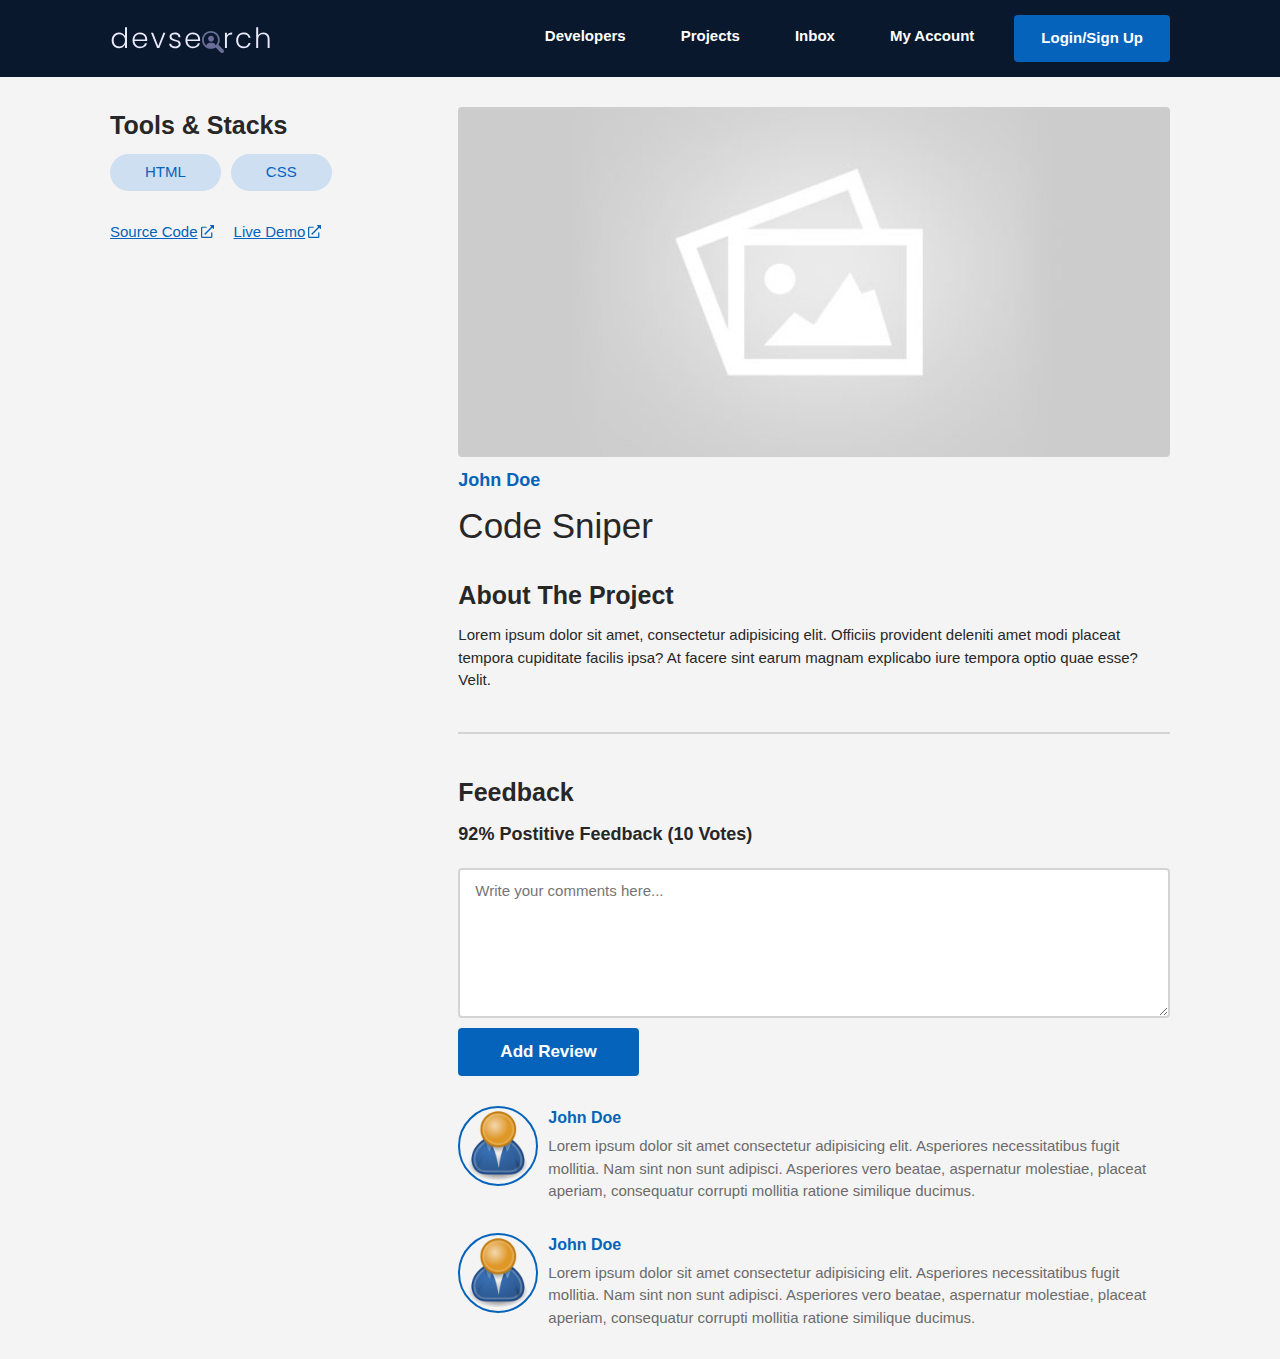
<file: project.html>
<!DOCTYPE html>
<html lang="en">

<head>
    <meta charset="UTF-8">
    <meta http-equiv="X-UA-Compatible" content="IE=edge">
    <meta name="viewport" content="width=device-width, initial-scale=1.0">
    <link rel="shortcut icon" href="./img/favicon.ico" type="image/x-icon">
    <link rel="stylesheet" href="./css/style.css">
    <title>DevSearch | Project</title>
</head>

<body>
    <nav class="navbar">
        <div class="main-wrapper">
            <div class="navbar__wrapper">
                <a href="./index.html" class="navbar__logo-wrapper">
                    <img src="./img/icons/logo.svg" alt="" class="navbar__logo">
                </a>
                <ul class="navbar__menu">
                    <li class="navbar__item">
                        <a href="./index.html" class="navbar__link">Developers</a>
                    </li>
                    <li class="navbar__item">
                        <a href="./projects.html" class="navbar__link">Projects</a>
                    </li>
                    <li class="navbar__item">
                        <a href="./inbox.html" class="navbar__link">Inbox</a>
                    </li>
                    <li class="navbar__item">
                        <a href="./account.html" class="navbar__link">My Account</a>
                    </li>
                    <li class="navbar__item">
                        <a href="./login.html" class="button button_primary">Login/Sign Up</a>
                    </li>
                </ul>
                <div class="navbar__button">
                    <div class="navbar__button-line navbar__button-line_1st"></div>
                    <div class="navbar__button-line navbar__button-line_2nd"></div>
                    <div class="navbar__button-line navbar__button-line_3rd"></div>
                </div>
            </div>
        </div>
    </nav>

    <main>
        <section>
            <div class="main-wrapper">
                <div class="project">
                    <div class="layout project__layout">
                        <div class="layout__column layout__column_1of3 project__column-1of3">
                            <h2 class="text-xlg mb-sm">Tools & Stacks</h2>
                            <div class="mb-xlg tags-wrapper tags-wrapper_lg">
                                <span class="tag tag_lg bg-primary-light">
                                    <small class="text-sm text-primary">HTML</small>
                                </span>
                                <span class="tag tag_lg bg-primary-light">
                                    <small class="text-sm text-primary">CSS</small>
                                </span>
                            </div>
                            <div class="project__links">
                                <a href="" class="text-sm text-underline text-primary project__link">
                                    <span>Source Code</span>
                                    <img src="./img/icons/external-link-alt.svg" class="project__icon">
                                </a>
                                <a href="" class="text-sm text-underline text-primary project__link">
                                    <span>Live Demo</span>
                                    <img src="./img/icons/external-link-alt.svg" class="project__icon">
                                </a>
                            </div>
                        </div>
                        <div class="layout__column layout__column_2of3">
                            <img src="./img/default_project.jpg" alt="Project" class="mb-sm project__image">
                            <a href="" class="text-lg text-primary">John Doe</a>
                            <h2 class="text-xxlg mb-lg">Code Sniper</h2>
                            <div class="mb-xxlg">
                                <h3 class="text-xlg mb-sm">About The Project</h3>
                                <p class="text-sm">
                                    Lorem ipsum dolor sit amet, consectetur adipisicing elit. Officiis provident
                                    deleniti amet modi placeat tempora cupiditate facilis ipsa? At facere sint earum
                                    magnam explicabo iure tempora optio quae esse? Velit.
                                </p>
                            </div>
                            <hr class="line mb-xxlg">
                            <div>
                                <h3 class="text-xlg mb-sm">Feedback</h3>
                                <p class="text-lg mb-lg">92% Postitive Feedback (10 Votes)</p>
                                <form action="" method="POST" class="mb-xlg form">
                                    <div class="mb-sm form__group">
                                        <textarea name="comment" class="input form__input form__input_textbox"
                                            placeholder="Write your comments here..."></textarea>
                                    </div>
                                    <button type="submit" class="button button_lg button_primary">Add Review</button>
                                </form>
                                <div class="reviews-wrapper">
                                    <article class="review">
                                        <a href="./profile.html">
                                            <img src="./img/default_profile.png" alt="Reviewer Profile Image"
                                                class="review__image">
                                        </a>
                                        <div class="review__info">
                                            <a href="./profile.html" class="text-md text-primary mb-xxsm">John Doe</a>
                                            <p class="text-sm text-light">
                                                Lorem ipsum dolor sit amet consectetur adipisicing elit. Asperiores
                                                necessitatibus fugit mollitia. Nam sint non sunt adipisci. Asperiores
                                                vero
                                                beatae, aspernatur molestiae, placeat aperiam, consequatur corrupti
                                                mollitia
                                                ratione similique ducimus.
                                            </p>
                                        </div>
                                    </article>
                                    <article class="review">
                                        <a href="./profile.html">
                                            <img src="./img/default_profile.png" alt="Reviewer Profile Image"
                                                class="review__image">
                                        </a>
                                        <div class="review__info">
                                            <a href="./profile.html" class="text-md text-primary mb-xxsm">John Doe</a>
                                            <p class="text-sm text-light">
                                                Lorem ipsum dolor sit amet consectetur adipisicing elit. Asperiores
                                                necessitatibus fugit mollitia. Nam sint non sunt adipisci. Asperiores
                                                vero
                                                beatae, aspernatur molestiae, placeat aperiam, consequatur corrupti
                                                mollitia
                                                ratione similique ducimus.
                                            </p>
                                        </div>
                                    </article>
                                </div>
                            </div>
                        </div>
                    </div>
                </div>
            </div>
        </section>
    </main>

    <script src="./js/functions.js"></script>
    <script src="./js/script.js"></script>
</body>

</html>
</file>
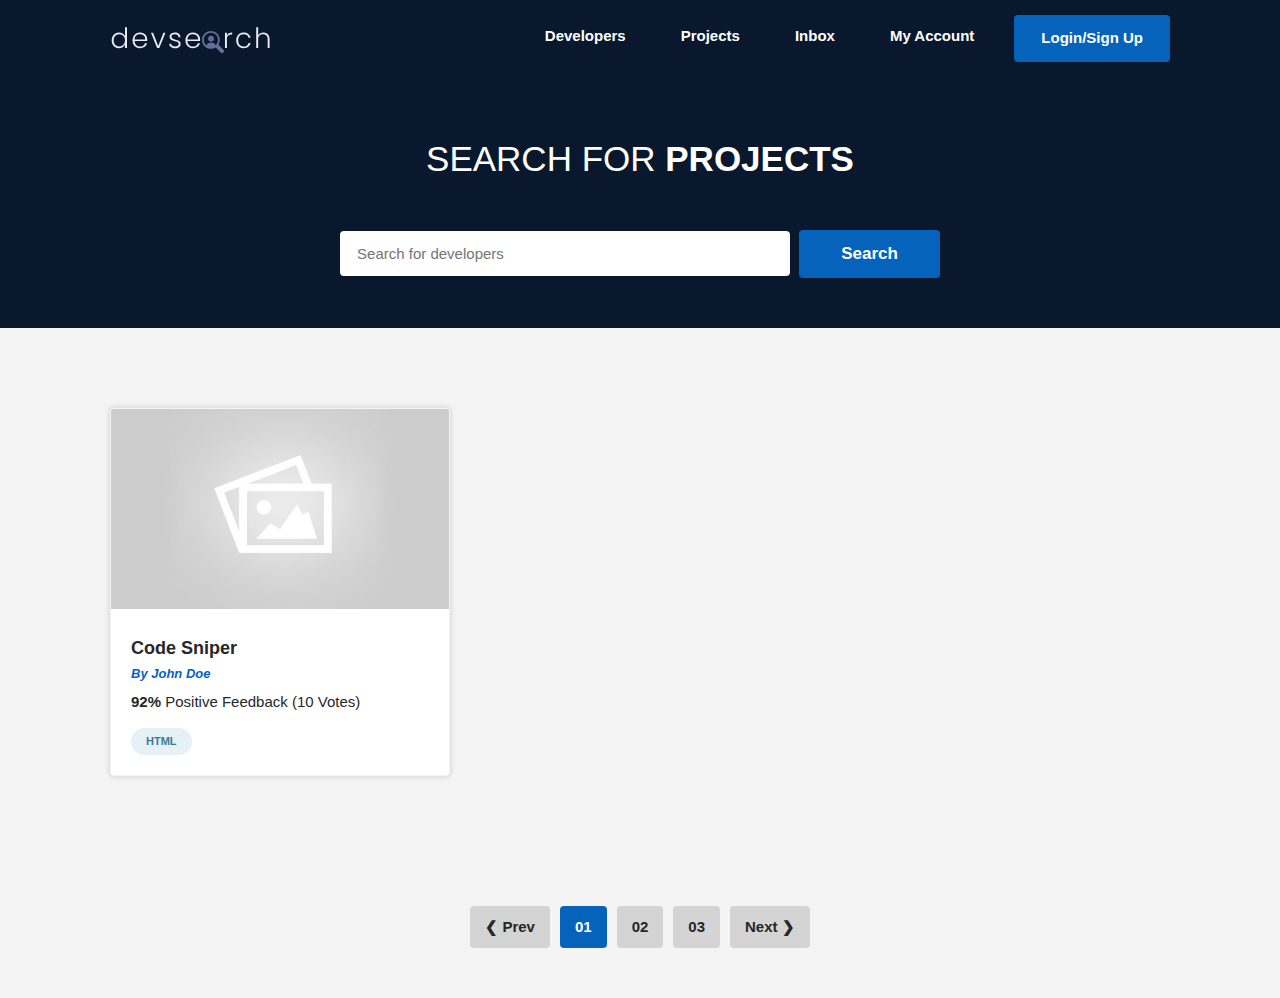
<file: projects.html>
<!DOCTYPE html>
<html lang="en">

<head>
    <meta charset="UTF-8">
    <meta http-equiv="X-UA-Compatible" content="IE=edge">
    <meta name="viewport" content="width=device-width, initial-scale=1.0">
    <link rel="shortcut icon" href="./img/favicon.ico" type="image/x-icon">
    <link rel="stylesheet" href="./css/style.css">
    <title>DevSearch | Projects</title>
</head>

<body>
    <nav class="navbar">
        <div class="main-wrapper">
            <div class="navbar__wrapper">
                <a href="./index.html" class="navbar__logo-wrapper">
                    <img src="./img/icons/logo.svg" alt="" class="navbar__logo">
                </a>
                <ul class="navbar__menu">
                    <li class="navbar__item">
                        <a href="./index.html" class="navbar__link">Developers</a>
                    </li>
                    <li class="navbar__item">
                        <a href="./projects.html" class="navbar__link">Projects</a>
                    </li>
                    <li class="navbar__item">
                        <a href="./inbox.html" class="navbar__link">Inbox</a>
                    </li>
                    <li class="navbar__item">
                        <a href="./account.html" class="navbar__link">My Account</a>
                    </li>
                    <li class="navbar__item">
                        <a href="./login.html" class="button button_primary">Login/Sign Up</a>
                    </li>
                </ul>
                <div class="navbar__button">
                    <div class="navbar__button-line navbar__button-line_1st"></div>
                    <div class="navbar__button-line navbar__button-line_2nd"></div>
                    <div class="navbar__button-line navbar__button-line_3rd"></div>
                </div>
            </div>
        </div>
    </nav>

    <header class="bg-secondary header">
        <div class="main-wrapper">
            <h1 class="text-xxlg text-center mb-xxlg">
                <span class="header__title">
                    SEARCH FOR
                    <span class="text-bold">PROJECTS</span>
                </span>
            </h1>
            <form action="" method="POST" class="text-center">
                <input type="search" class="input header__input" placeholder="Search for developers">
                <button class="button button_lg button_primary header__button">Search</button>
            </form>
        </div>
    </header>

    <main>
        <section class="projects">
            <div class="main-wrapper">
                <div class="projects__wrapper">
                    <article class="card project-card">
                        <a href="./project.html" class="project-card__image-link">
                            <img src="./img/default_project.jpg" alt="Project Image" class="project-card__image">
                        </a>
                        <div class="project-card__body">
                            <h3 class="text-lg">Code Sniper</h3>
                            <a href="" class="text-xsm text-primary text-italic mb-xsm">By John Doe</a>
                            <p class="text-sm mb-md">
                                <span class="text-bold">92%</span>
                                Positive Feedback (10 Votes)
                            </p>
                            <div class="tags-wrapper tags-wrapper_sm">
                                <span href="" class="tag tag_sm tag_default">
                                    <small class="text-xxsm">HTML</small>
                                </span>
                            </div>
                        </div>
                    </article>
                </div>
            </div>
        </section>

        <div class="pagination">
            <ul class="pagination__list">
                <li>
                    <a href="#" class="text-dark bg-lighter pagination__button">&#10094; Prev</a>
                </li>
                <li>
                    <a href="#" class="text-white bg-primary pagination__button">01</a>
                </li>
                <li>
                    <a href="#" class="text-dark bg-lighter pagination__button">02</a>
                </li>
                <li>
                    <a href="#" class="text-dark bg-lighter pagination__button">03</a>
                </li>
                <li>
                    <a href="#" class="text-dark bg-lighter pagination__button">Next &#10095;</a>
                </li>
            </ul>
        </div>
    </main>

    <script src="./js/functions.js"></script>
    <script src="./js/script.js"></script>
</body>

</html>
</file>
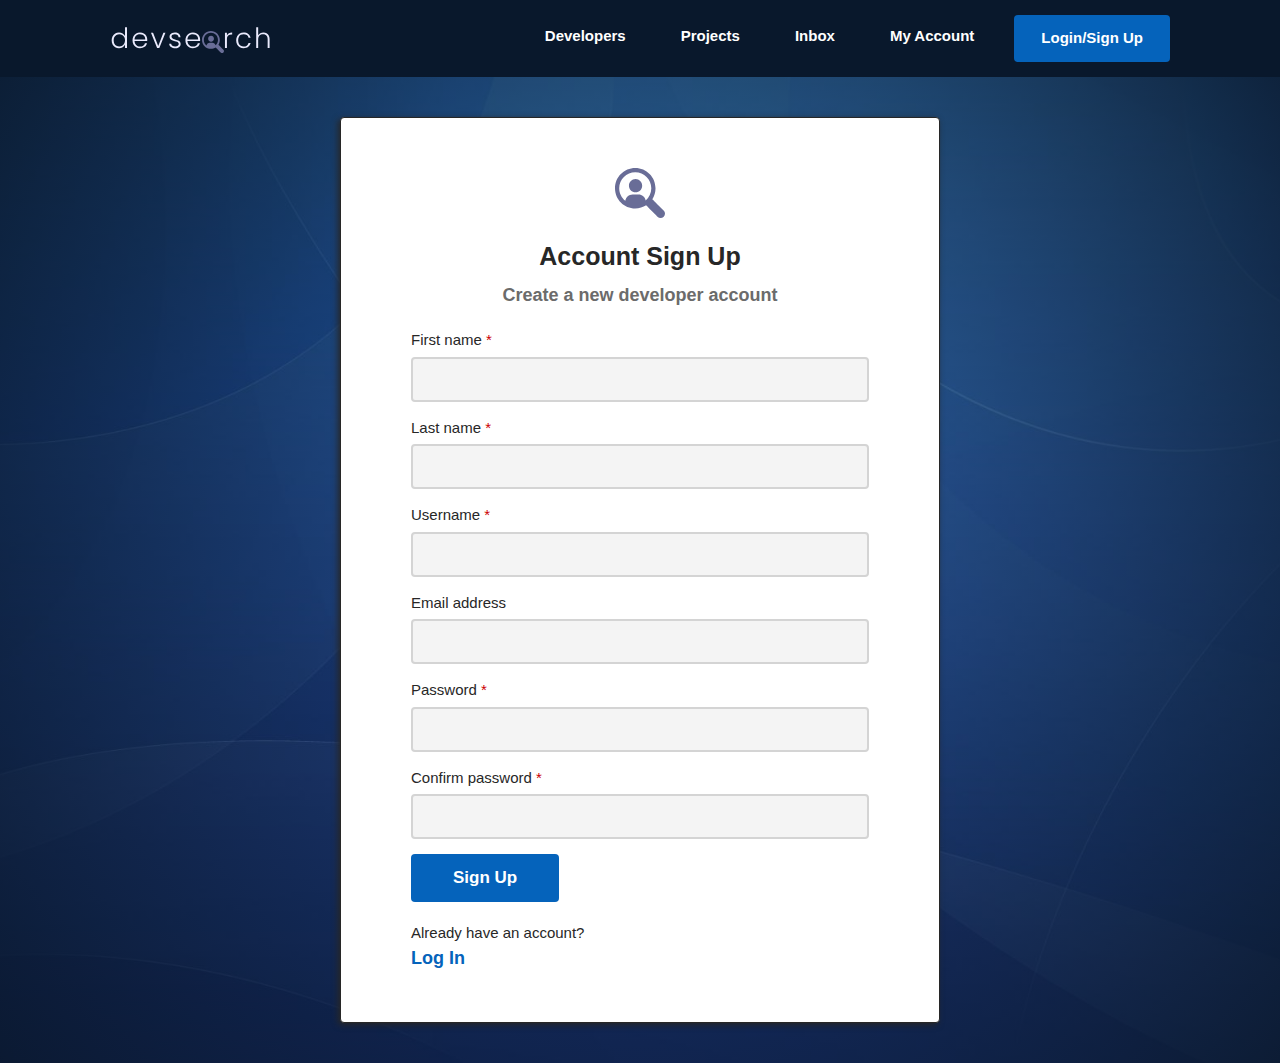
<file: register.html>
<!DOCTYPE html>
<html lang="en">

<head>
    <meta charset="UTF-8">
    <meta http-equiv="X-UA-Compatible" content="IE=edge">
    <meta name="viewport" content="width=device-width, initial-scale=1.0">
    <link rel="shortcut icon" href="./img/favicon.ico" type="image/x-icon">
    <link rel="stylesheet" href="./css/style.css">
    <title>DevSearch | Register</title>
</head>

<body>
    <nav class="navbar">
        <div class="main-wrapper">
            <div class="navbar__wrapper">
                <a href="./index.html" class="navbar__logo-wrapper">
                    <img src="./img/icons/logo.svg" alt="" class="navbar__logo">
                </a>
                <ul class="navbar__menu">
                    <li class="navbar__item">
                        <a href="./index.html" class="navbar__link">Developers</a>
                    </li>
                    <li class="navbar__item">
                        <a href="./projects.html" class="navbar__link">Projects</a>
                    </li>
                    <li class="navbar__item">
                        <a href="./inbox.html" class="navbar__link">Inbox</a>
                    </li>
                    <li class="navbar__item">
                        <a href="./account.html" class="navbar__link">My Account</a>
                    </li>
                    <li class="navbar__item">
                        <a href="./login.html" class="button button_primary">Login/Sign Up</a>
                    </li>
                </ul>
                <div class="navbar__button">
                    <div class="navbar__button-line navbar__button-line_1st"></div>
                    <div class="navbar__button-line navbar__button-line_2nd"></div>
                    <div class="navbar__button-line navbar__button-line_3rd"></div>
                </div>
            </div>
        </div>
    </nav>

    <main class="auth">
        <div class="main-wrapper">
            <div class="auth__auth-card-wrapper auth__auth-card-wrapper_register">
                <div class="card auth-card">
                    <div class="mb-lg auth-card__icon-wrapper">
                        <img src="./img/icons/search.svg" alt="Icon" class="auth-card__icon">
                    </div>
                    <h2 class="text-xlg text-center mb-xsm">Account Sign Up</h2>
                    <p class="text-lg text-light text-center mb-lg">Create a new developer account</p>
                    <form action="" method="POST" class="form">
                        <div class="mb-md form__group">
                            <label class="mb-xxsm form__label form__label_required">First name</label>
                            <input type="text" name="first-name" class="bg-tertiary input form__input" required>
                        </div>
                        <div class="mb-md form__group">
                            <label class="mb-xxsm form__label form__label_required">Last name</label>
                            <input type="text" name="last-name" class="bg-tertiary input form__input" required>
                        </div>
                        <div class="mb-md form__group">
                            <label class="mb-xxsm form__label form__label_required">Username</label>
                            <input type="text" name="last-name" class="bg-tertiary input form__input" required>
                        </div>
                        <div class="mb-md form__group">
                            <label class="mb-xxsm form__label">Email address</label>
                            <input type="email" name="email" class="bg-tertiary input form__input">
                        </div>
                        <div class="mb-md form__group">
                            <label class="mb-xxsm form__label form__label_required">Password</label>
                            <input type="password" name="password" class="bg-tertiary input form__input" required>
                        </div>
                        <div class="mb-md form__group">
                            <label class="mb-xxsm form__label form__label_required">Confirm password</label>
                            <input type="confirm-password" name="password" class="bg-tertiary input form__input"
                                required>
                        </div>

                        <div class="mb-lg form__actions">
                            <button type="submit" class="button button_lg button_primary">Sign Up</button>
                        </div>

                        <div>
                            <p class="text-sm">Already have an account?</p>
                            <a href="./login.html" class="text-lg text-primary">Log In</a>
                        </div>
                    </form>
                </div>
            </div>
        </div>
    </main>

    <script src="./js/functions.js"></script>
    <script src="./js/script.js"></script>
</body>

</html>
</file>
<file: css/style.css>
*,
*::before,
*::after {
  margin: 0;
  padding: 0;
  box-sizing: border-box;
  font-family: inherit;
  font-size: inherit;
}

:root {
  font-size: 62.5%;
  --color-primary: #0563bb;
  --color-primary-dark: #0459a8;
  --color-primary-light: #cddff1;
  --color-secondary: #09182c;
  --color-tertiary: #f4f4f4;
  --color-dark: #272727;
  --color-light: #6b6b6b;
  --color-lighter: #d4d4d4;
  --color-white: #fff;
  --color-danger: #cc0000;
  --color-danger-dark: #ad0000;
  --color-danger-light: #f4cccc;
  --color-success: #007e33;
  --color-success-light: #cce5d6;
  --color-info: #0099cc;
  --color-info-light: #CCEAF4;
  --radius: 0.4rem;
  --transition: all 0.2s linear;
}

body {
  min-height: 100vh;
  background-color: var(--color-tertiary);
  color: var(--color-dark);
  font-family: "Open Sans", sans-serif;
  font-size: 1.5rem;
  line-height: 1.5;
}

a {
  display: inline-block;
  font-weight: 600;
  text-decoration: none;
}

img {
  display: block;
  object-fit: cover;
}

ul {
  list-style: none;
}

.text-xxlg {
  font-size: 3.5rem;
  font-weight: 500;
  line-height: 1.8;
}

.text-xlg {
  font-size: 2.5rem;
}

.text-lg {
  font-size: 1.8rem;
  font-weight: 600;
}

.text-md {
  font-size: 1.6rem;
  font-weight: 600;
}

.text-sm {
  font-size: 1.5rem;
  font-weight: 500;
}

.text-xsm {
  font-size: 1.3rem;
  font-weight: 600;
}

.text-xxsm {
  font-size: 1.1rem;
  font-weight: 600;
}

@media screen and (max-width: 580px) {
  .text-xxlg {
    font-size: 3rem;
  }
}
@media screen and (max-width: 460px) {
  .text-xxlg {
    font-size: 2.5rem;
  }

  .text-xlg {
    font-size: 2.2rem;
  }

  .text-md {
    font-size: 1.5rem;
  }
}
.bg-primary {
  background-color: var(--color-primary);
}

.bg-primary-dark {
  background-color: var(--color-primary-dark);
}

.bg-primary-light {
  background-color: var(--color-primary-light);
}

.bg-secondary {
  background-color: var(--color-secondary);
}

.bg-tertiary {
  background-color: var(--color-tertiary);
}

.bg-dark {
  background-color: var(--color-dark);
}

.bg-light {
  background-color: var(--color-light);
}

.bg-lighter {
  background-color: var(--color-lighter);
}

.bg-white {
  background-color: var(--color-white);
}

.bg-danger {
  background-color: var(--color-danger);
}

.bg-danger-light {
  background-color: var(--color-danger-light);
}

.bg-success {
  background-color: var(--color-success);
}

.bg-success-light {
  background-color: var(--color-success-light);
}

.bg-info {
  background-color: var(--color-info);
}

.bg-info-light {
  background-color: var(--color-info-light);
}

.mb-xxsm {
  margin-bottom: 0.5rem;
}

.mb-xsm {
  margin-bottom: 0.7rem;
}

.mb-sm {
  margin-bottom: 1rem;
}

.mb-md {
  margin-bottom: 1.5rem;
}

.mb-lg {
  margin-bottom: 2rem;
}

.mb-xlg {
  margin-bottom: 3rem;
}

.mb-xxlg {
  margin-bottom: 4rem;
}

.text-primary {
  color: var(--color-primary);
}

.text-primary-dark {
  color: var(--color-primary-dark);
}

.text-secondary {
  color: var(--color-secondary);
}

.text-dark {
  color: var(--color-dark);
}

.text-light {
  color: var(--color-light);
}

.text-white {
  color: var(--color-white);
}

.text-danger {
  color: var(--color-danger);
}

.text-success {
  color: var(--color-success);
}

.text-info {
  color: var(--color-info);
}

.text-bold {
  font-weight: 700;
}

.text-italic {
  font-style: italic;
}

.text-center {
  text-align: center;
}

.text-underline {
  text-decoration: underline;
}

.alert {
  display: flex;
  justify-content: space-between;
  align-items: center;
  padding: 1rem 2rem;
  border: 0.1rem solid transparent;
  border-radius: var(--radius);
}
.alert_success {
  background-color: var(--color-success-light);
  border-color: var(--color-success);
}
.alert_info {
  background-color: var(--color-info-light);
  border-color: var(--color-info);
}
.alert_error {
  background-color: var(--color-danger-light);
  border-color: var(--color-danger);
}
.alert__text_success {
  color: var(--color-success);
}
.alert__text_info {
  color: var(--color-info);
}
.alert__text_error {
  color: var(--color-danger);
}
.alert__button {
  border: none;
  margin-left: 1rem;
  background-color: transparent;
  cursor: pointer;
}
.alert__button_error {
  color: var(--color-danger);
}
.alert__button_info {
  color: var(--color-info);
}
.alert__button_success {
  color: var(--color-success);
}

.card {
  background-color: var(--color-white);
  border: 0.1rem solid var(--color-tertiary);
  border-radius: var(--radius);
  box-shadow: 0 0 0.5rem 0.05rem var(--color-lighter);
  overflow: hidden;
}

.auth-card {
  flex-basis: 60rem;
  padding: 5rem 7rem;
  box-shadow: -0.2rem 0.2rem 0.6rem var(--color-dark);
  border: 0.1rem solid var(--color-dark);
}
.auth-card__icon-wrapper {
  display: flex;
  justify-content: center;
}
.auth-card__icon {
  height: 5rem;
  width: 5rem;
}

@media screen and (max-width: 600px) {
  .auth-card {
    padding: 3rem 2rem;
  }
}
.button {
  display: inline-block;
  padding: 1rem 2.5rem;
  border: 0.2rem solid transparent;
  border-radius: var(--radius);
  font-weight: 600;
  cursor: pointer;
  transition: var(--transition);
}
.button_lg {
  padding: 1.2rem 4rem;
  font-size: 1.7rem;
}
.button_primary {
  background-color: var(--color-primary);
  color: var(--color-white);
}
.button_primary:hover {
  background-color: var(--color-primary-dark);
}
.button_danger {
  background-color: var(--color-danger);
  color: var(--color-white);
}
.button_danger:hover {
  background-color: var(--color-danger-dark);
}

.error-card {
  max-width: 60rem;
  padding: 4rem 2rem;
  margin: 8rem auto;
}
.error-card__number {
  font-size: 8rem;
  line-height: 1.2;
}

.input {
  padding: 1.2rem 1.5rem;
  border-radius: var(--radius);
  outline: none;
  transition: var(--transition);
}
.input:focus {
  border: 0.2rem solid var(--color-primary);
}

.form__group {
  display: flex;
  flex-direction: column;
}
.form__label_required::after {
  content: " *";
  color: var(--color-danger);
}
.form__input {
  border: 0.2rem solid var(--color-lighter);
  width: 100%;
}
.form__input_textbox {
  resize: vertical;
  min-height: 15rem;
  max-height: 25rem;
}
.form__actions {
  display: flex;
  justify-content: space-between;
  align-items: center;
}

.form-card {
  max-width: 60rem;
  padding: 4rem;
  margin: 8rem auto;
}

@media screen and (max-width: 650px) {
  .form-card {
    padding: 3rem 2rem;
  }
}
.inbox {
  max-width: 80rem;
  padding: 2rem 0;
  margin: 8rem auto;
}
.inbox__messages {
  padding: 1rem 3rem;
}
.inbox__message {
  display: flex;
  align-items: baseline;
  gap: 1rem;
  padding: 2rem 0;
}
.inbox__message:not(:last-child) {
  border-bottom: 0.1rem solid var(--color-lighter);
}
.inbox__author {
  flex-basis: 20%;
}
.inbox__subject {
  flex-basis: 50%;
}
.inbox__date {
  flex-basis: 30%;
}

@media screen and (max-width: 800px) {
  .inbox__message {
    flex-direction: column;
  }
}
.line {
  border: 1px solid var(--color-lighter);
}

.pagination {
  margin: 5rem 0;
}
.pagination__list {
  display: flex;
  flex-wrap: wrap;
  justify-content: center;
  gap: 1rem;
}
.pagination__button {
  padding: 1rem 1.5rem;
  border-radius: var(--radius);
}

.review {
  display: flex;
  gap: 1rem;
}
.review__image {
  height: 8rem;
  width: 8rem;
  border: 0.2rem solid var(--color-primary);
  border-radius: 50%;
}
.review__info {
  display: flex;
  flex-direction: column;
}

@media screen and (max-width: 580px) {
  .review {
    flex-direction: column;
  }
}
.tag {
  display: inline-flex;
  justify-content: center;
  align-items: center;
  border-radius: 5rem;
  cursor: pointer;
}
.tag_default {
  background-color: #e5f1f6;
  color: #377b99;
}
.tag_sm {
  padding: 0.5rem 1.5rem;
}
.tag_lg {
  padding: 0.7rem 3.5rem;
}
.tag_circle {
  border-radius: 50%;
  padding: 1rem;
}
.tag__icon {
  height: auto;
  width: auto;
  margin-right: 0.5rem;
}
.tag__icon_center {
  margin-right: 0;
}

@media screen and (max-width: 600px) {
  .tag_lg {
    padding: 0.5rem 3rem;
  }
}
@media screen and (max-width: 500px) {
  .tag_lg {
    padding: 0.3rem 2rem;
  }
}
.message-card {
  max-width: 95rem;
  padding: 4rem;
  margin: 8rem auto;
}
.message-card__actions {
  display: flex;
  justify-content: space-between;
  align-items: center;
}

@media screen and (max-width: 600px) {
  .message-card {
    padding: 2rem;
  }
}
.profile-card {
  padding: 3rem;
}
.profile-card__header {
  display: flex;
  align-items: center;
}
.profile-card__image {
  height: 8rem;
  width: 8rem;
  border: 0.2rem solid var(--color-primary);
  border-radius: 50%;
  margin-right: 1.5rem;
}
.profile-card__tags {
  display: flex;
  flex-wrap: wrap;
}

.profile-card2 {
  padding: 3rem;
}
.profile-card2__image {
  height: 18rem;
  width: 18rem;
  border: 0.2rem solid var(--color-primary);
  border-radius: 50%;
  margin: 0 auto 2rem auto;
}
.profile-card2__socials {
  display: flex;
  justify-content: center;
  gap: 1.5rem;
}
.profile-card2__social {
  transition: var(--transition);
}
.profile-card2__social:hover {
  transform: scale(1.1);
}

@media screen and (max-width: 500px) {
  .profile-card2__image-wrapper {
    height: 15rem;
    width: 15rem;
  }
}
.project-card__body {
  padding: 2rem;
}
.project-card__image-link {
  width: 100%;
}
.project-card__image {
  height: 20rem;
  width: 100%;
}

.project-card2 {
  display: flex;
  align-items: center;
  gap: 2rem;
  padding: 2rem 0;
}
.project-card2__image {
  height: 10rem;
  width: 12rem;
  border-radius: var(--radius);
  overflow: hidden;
}
.project-card2__body {
  display: flex;
  justify-content: space-between;
  flex-basis: 90%;
  gap: 2rem;
}
.project-card2__actions {
  display: flex;
  flex-direction: column;
  justify-content: center;
  align-items: center;
  gap: 1rem;
}

@media screen and (max-width: 670px) {
  .project-card2 {
    align-items: flex-start;
  }
  .project-card2__body {
    flex-direction: column;
    align-items: flex-start;
  }
  .project-card2__actions {
    flex-direction: row;
  }
}
@media screen and (max-width: 600px) {
  .project-card2 {
    flex-direction: column;
  }
}
.skill-card {
  display: flex;
  justify-content: space-between;
  align-items: center;
  gap: 2rem;
  padding: 2rem 0;
}
.skill-card__actions {
  display: flex;
  flex-direction: column;
  justify-content: center;
  align-items: center;
  gap: 1rem;
}

@media screen and (max-width: 650px) {
  .skill-card {
    flex-direction: column;
    align-items: flex-start;
  }
  .skill-card__actions {
    flex-direction: row;
  }
}
.alerts-wrapper {
  position: fixed;
  left: 50%;
  transform: translate(-50%);
}

@media screen and (max-width: 650px) {
  .alerts-wrapper {
    width: 100%;
  }
}
.auth {
  min-height: 100vh;
  background: radial-gradient(circle, rgba(5, 99, 187, 0.1), rgba(9, 24, 44, 0.9)), url("../img/auth.jpg") no-repeat center/cover;
}
.auth__auth-card-wrapper {
  display: flex;
  justify-content: center;
  align-items: center;
  padding: 4rem 0;
}

.reviews-wrapper {
  display: flex;
  flex-direction: column;
  gap: 3rem;
}

.main-wrapper {
  min-height: 100%;
  max-width: 1100px;
  padding: 0 2rem;
  margin-left: auto;
  margin-right: auto;
}

.navbar {
  padding: 1.5rem;
  background-color: var(--color-secondary);
  color: var(--color-white);
}
.navbar__wrapper {
  display: flex;
  justify-content: space-between;
  align-items: center;
}
.navbar__logo-wrapper {
  width: 15rem;
  z-index: 2;
}
.navbar__menu {
  display: flex;
  gap: 2.5rem;
}
.navbar__link {
  padding: 1rem 1.5rem;
  color: var(--color-white);
}
.navbar__button {
  display: none;
  z-index: 3;
  height: 2.5rem;
  width: 2.5rem;
  cursor: pointer;
}
.navbar__button.js-change .navbar__button-line_1st {
  margin-bottom: 0;
  background-color: var(--color-danger-dark);
  transform: rotate(-45deg) translate(-0.6rem, 0.5rem);
}
.navbar__button.js-change .navbar__button-line_2nd {
  display: none;
}
.navbar__button.js-change .navbar__button-line_3rd {
  margin-bottom: 0;
  background-color: var(--color-danger-dark);
  transform: rotate(45deg) translate(0.3rem, 0.4rem);
}
.navbar__button-line {
  height: 0.3rem;
  width: 100%;
  background-color: var(--color-white);
  margin-bottom: 0.5rem;
  transition: var(--transition);
}

@media screen and (max-width: 960px) {
  .navbar {
    position: sticky;
    top: 0;
  }
  .navbar__menu {
    position: fixed;
    top: 0;
    left: 0;
    flex-direction: column;
    justify-content: center;
    align-items: center;
    gap: 4rem;
    height: 100vh;
    width: 100%;
    background-color: var(--color-secondary);
    opacity: 0;
    visibility: hidden;
    transition: var(--transition);
  }
  .navbar__menu.js-show {
    opacity: 1;
    visibility: visible;
  }
  .navbar__button {
    display: block;
  }
}
.header {
  padding: 5rem 0;
}
.header__title {
  display: block;
  color: var(--color-white);
}
.header__input {
  width: 45rem;
  border: 0.2rem solid transparent;
  margin-right: 0.5rem;
}

@media screen and (max-width: 650px) {
  .header__input {
    width: 100%;
  }
  .header__button {
    width: 100%;
    margin-top: 1.5rem;
  }
}
@media screen and (max-width: 400px) {
  .header__title {
    font-size: 2.3rem;
  }
}
.layout {
  display: grid;
  grid-template-columns: 1.3fr 3fr;
  align-items: flex-start;
  gap: 4rem;
  padding: 3rem 0;
}
.layout__column_1of3 {
  text-align: center;
}
.layout__column__2of3 {
  padding: 0 3rem;
}

@media screen and (max-width: 1080px) {
  .layout {
    grid-template-columns: 1fr;
  }
  .layout__column_2of3 {
    padding: 0;
  }
}
.settings-wrapper {
  padding: 1rem 2.5rem;
  border-radius: var(--radius);
  background-color: var(--color-white);
}
.settings-wrapper > *:not(:last-child) {
  border-bottom: 0.1rem solid var(--color-lighter);
}

.tags-wrapper {
  display: flex;
  flex-wrap: wrap;
}
.tags-wrapper_sm {
  gap: 0.5rem;
}
.tags-wrapper_lg {
  gap: 1rem;
}

.account__tags-wrapper {
  justify-content: center;
}

.profile__dev-title {
  display: flex;
  justify-content: space-between;
  align-items: center;
}
.profile__projects {
  display: grid;
  grid-template-columns: repeat(auto-fill, minmax(30rem, 1fr));
  gap: 2rem;
  justify-content: center;
}

@media screen and (max-width: 600px) {
  .profile__image-wrapper {
    height: 15rem;
    width: 15rem;
  }
}
.profiles__wrapper {
  display: grid;
  grid-template-columns: repeat(auto-fill, minmax(32rem, 1fr));
  gap: 2rem;
  justify-content: center;
  padding: 8rem 0;
}

.project__column-1of3 {
  text-align: left;
}
.project__links {
  display: flex;
  gap: 2rem;
}
.project__link {
  display: inline-flex;
  align-items: center;
  justify-content: center;
}
.project__icon {
  margin-left: 0.3rem;
}
.project__image {
  width: 100%;
  height: 35rem;
  border-radius: var(--radius);
  overflow: hidden;
}

@media screen and (max-width: 1080px) {
  .project__column-1of3 {
    order: 1;
    padding: 0;
  }
}
.projects__wrapper {
  display: grid;
  grid-template-columns: repeat(auto-fill, minmax(32rem, 1fr));
  gap: 2rem;
  justify-content: center;
  padding: 8rem 0;
}

/*# sourceMappingURL=style.css.map */
</file>
